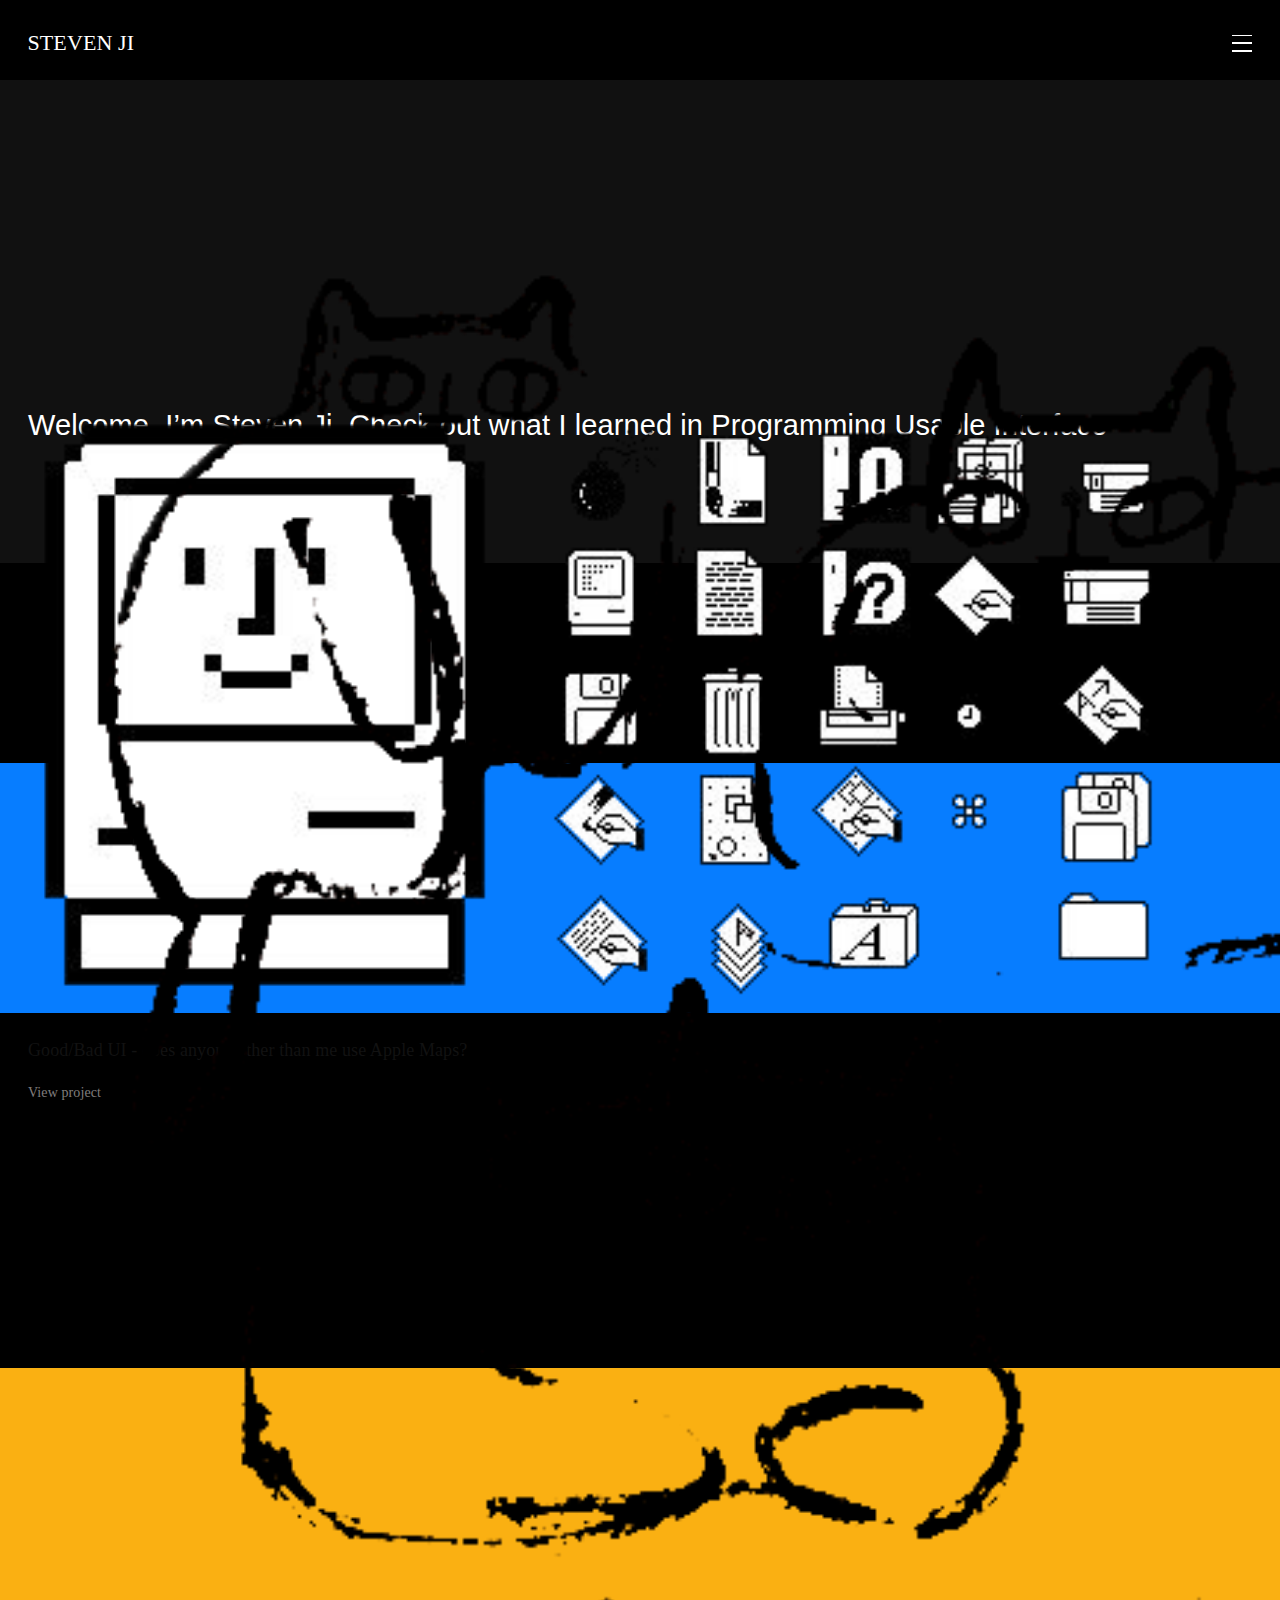
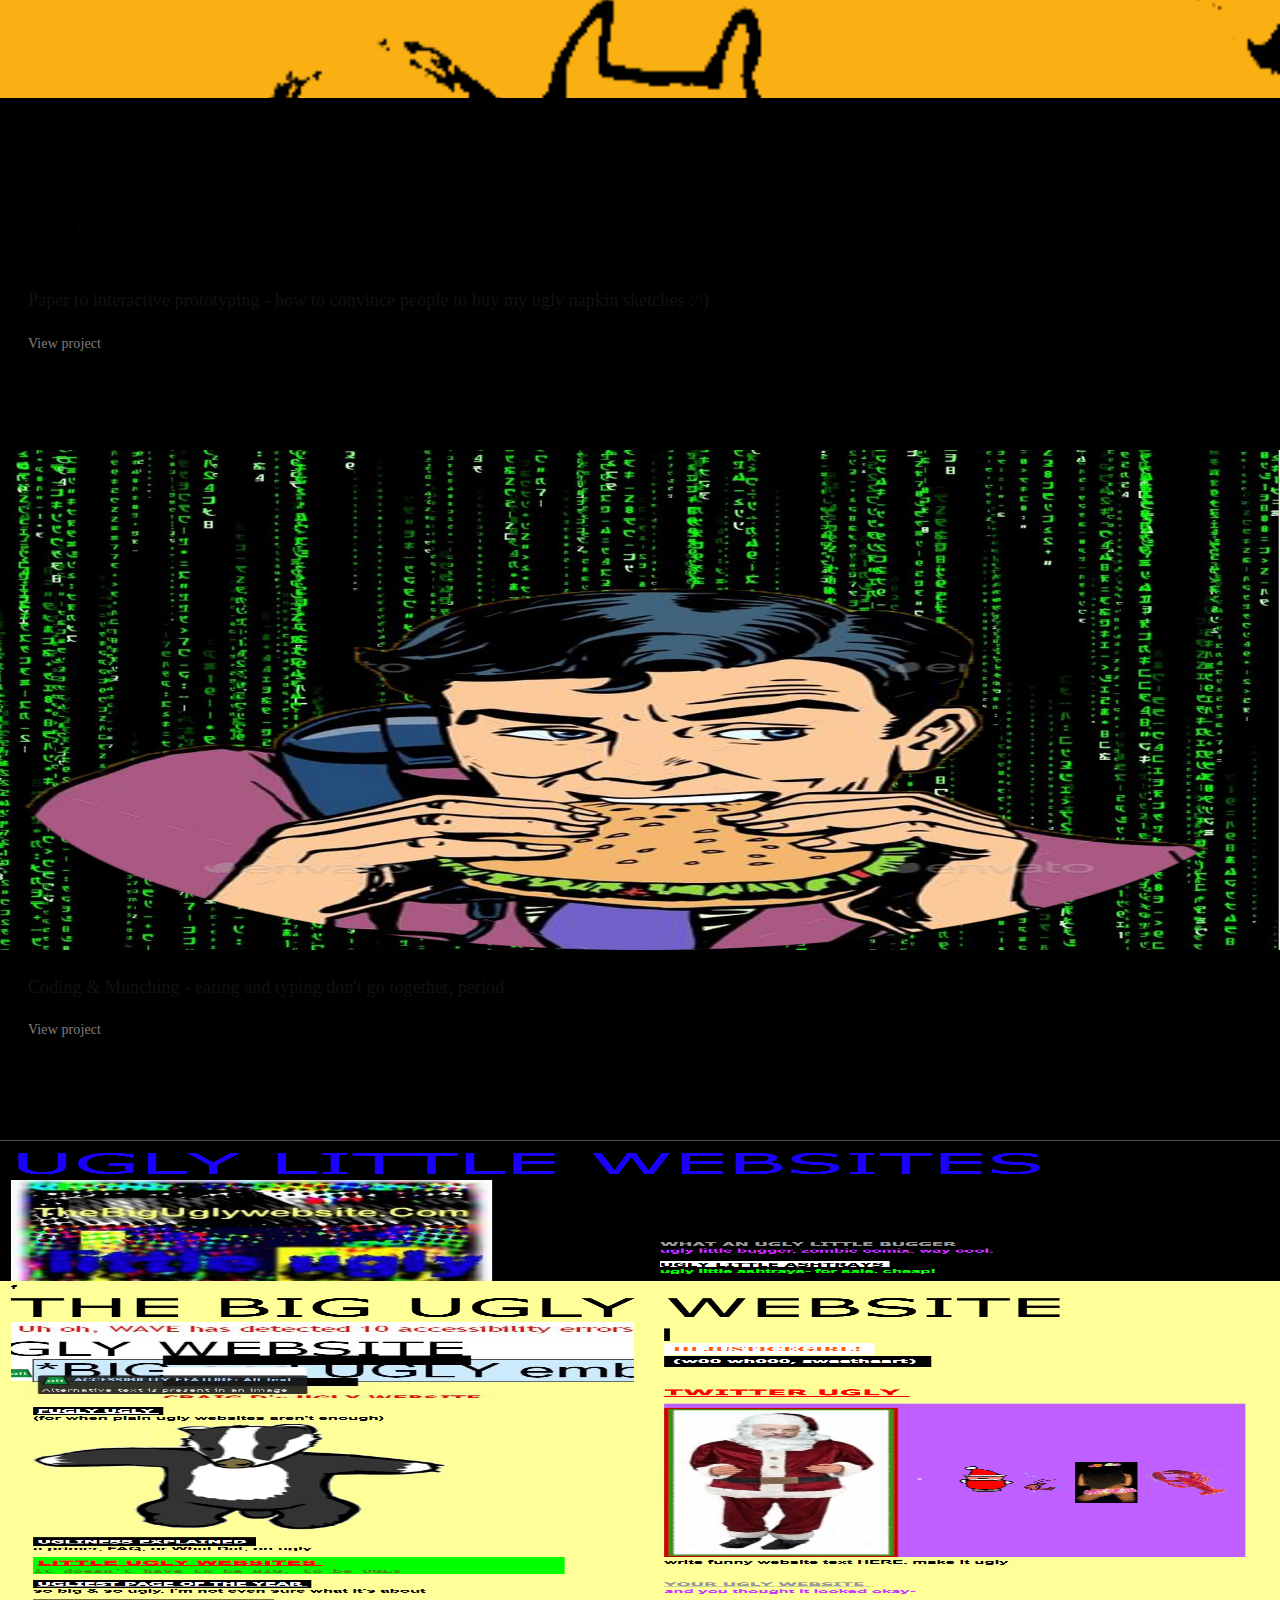
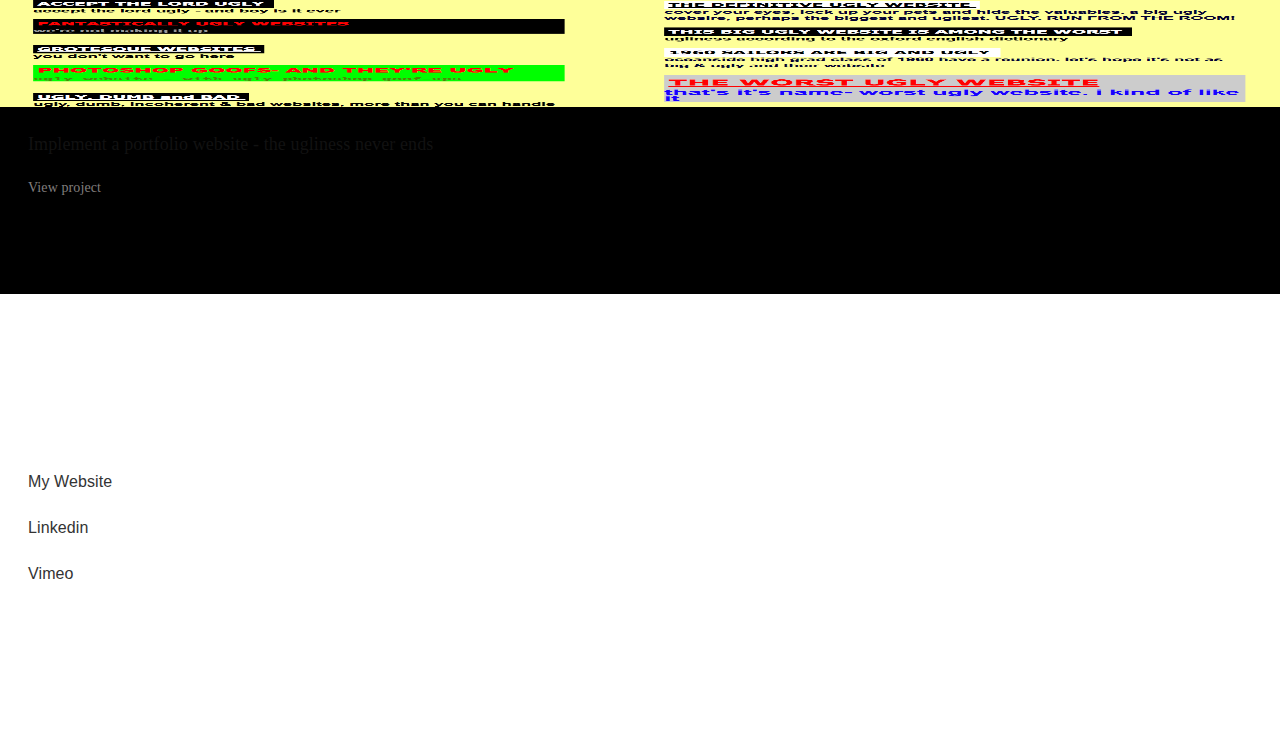
<file: index.html>
<!doctype html>
<!--  -->
<html lang="en">
<head>
  <title>Steven Ji X PUI</title>
  <meta name="viewport" content="width=1366px, initial-scale=1.0">
  <link rel="stylesheet" href="css/reset.css">
  <link rel="stylesheet" href="css/index.css">

  <script src="https://ajax.googleapis.com/ajax/libs/jquery/3.2.1/jquery.min.js"></script>
  <script type="text/javascript" src="js/anime.min.js"></script>
  <script type="text/javascript" src="js/index.js"></script>
</head>
<body class="home">

	


	<!-- new code starts here -->
	<nav class="navbar">
		<div class="l-nav">
			<div class="col-2-left">
				<div class="wordmark">
					<a href="">
						<svg width="110px" height="17px" viewBox="0 0 110 17" version="1.1" xmlns="http://www.w3.org/2000/svg" xmlns:xlink="http://www.w3.org/1999/xlink">
						<g id="Low-Fi" stroke="none" stroke-width="1" fill="none" fill-rule="evenodd" font-weight="normal" font-family="GTAmerica-CompressedRegular, GT America" font-style="condensed" font-size="22">
						<g id="Landing-Page-Mobile" transform="translate(-24.000000, -27.000000)" fill="#FFFFFF">
						<text id="STEVEN-JI-X-PUI">
						<tspan x="23.5" y="42.2377748">STEVEN JI X PUI</tspan>
						</text>
						</g>
						</g>
						</svg>
					</a>
				</div>
			</div>
			<div class="col-2-right">
					<div class="wordmark" id="hamburger-icon">
						<a>
								<svg height="210" width="500">
							  <line x1="0" y1="0" x2="20" y2="0" style="stroke:#fff;stroke-width:2"/>
							  <line x1="0" y1="8" x2="20" y2="8" style="stroke:#fff;stroke-width:2"/>
							  <line x1="0" y1="16" x2="20" y2="16" style="stroke:#fff;stroke-width:2"/>
							</svg>
						</a>
					</div>
			</div>
		</div>
	</nav>



	<div class="intro">
		<div class="l-main">
			<h1>
				Welcome, I’m Steven Ji. Check out what I learned in Programming Usable Interface
			</h1>
		</div>
	</div>



	<div id="project-grid" class="l-main space">
		<div class="l-bran">
		<!-- project 1-->
			<a id="project-1" class="col-2" href="project1.html">
				<div class="project-img">
						<div class="project-img-bg">
					</div>
						<img id="project-1-img" class="el" src="img-project/project_1.png">
				</div>
				<div class="project-des">
					<p>
						<strong>Good/Bad UI</strong> - does anyone other than me use Apple Maps?
					</p>
					<div class="project-link">
						<p>
							View project
						</p>
					</div>
				</div>
			</a>
<!-- 			<div class="space-thing"> -->
			<!-- project 2-->
			<a id="project-2" class="col-2" href="project2.html">
				<div class="project-img">
					<div class="project-img-bg">
					</div>
					<img id="project-2-img" class="el" src="img-project/project_2.png">
				</div>
				<div class="project-des">
					<p>
						<strong>Paper to interactive prototyping</strong> - how to convince people to buy my ugly napkin sketches :^)
					</p>
					<div class="project-link">
						<p>
							View project
						</p>
					</div>
				</div>
		</a>
	</div>


		<div class="l-bran">
			<!-- project 3-->
			<a id="project-3" class="col-2" href="project3.html">

				<img id="project-3-img-bg" src="img-project/project_3_bg.jpg" class="project-img-bg">
				<div class="project-img">
					<img id="project-3-img" class="el" src="img-project/project_3.png">
				</div>
				<div class="project-des">
					<p>
						<strong>Coding & Munching</strong> - eating and typing don't go together, period
					</p>
					<div class="project-link">
						<p>
							View project
						</p>
					</div>
				</div>
				</a>


			<!-- project 4-->
				<a id="project-4" class="col-2" href="project4.html">
					<img id="project-4-img-bg" src="img-project/project_4_bg.png" class="project-img-bg">
					<div class="project-img">
						<img id="project-4-img" class="el" src="img-project/project_4.png">
					</div>
					<div class="project-des">
						<p>
							<strong>Implement a portfolio website</strong> - the ugliness never ends
						</p>
						<div class="project-link">
							<p>
								View project
							</p>
						</div>
					</div>
				</a>
		
		</div>
</div>
	<!--  -->

	<footer class = "footer">
		<div class="l-main">
			<nav class="col-3-footer">
				<ul>
					<li>
						<a href="https://www.stevenji.com/">
							My Website
						</a>
					</li>
					<li>
						<a href="https://www.linkedin.com/in/steven-ji-93846253/">
							Linkedin
						</a>
					</li>
					<li>
						<a href="https://vimeo.com/user22143617">
							Vimeo
						</a>
					</li>
				</ul>
			</nav>
		</div>
	</footer>
                    

</body>
</html>
</file>
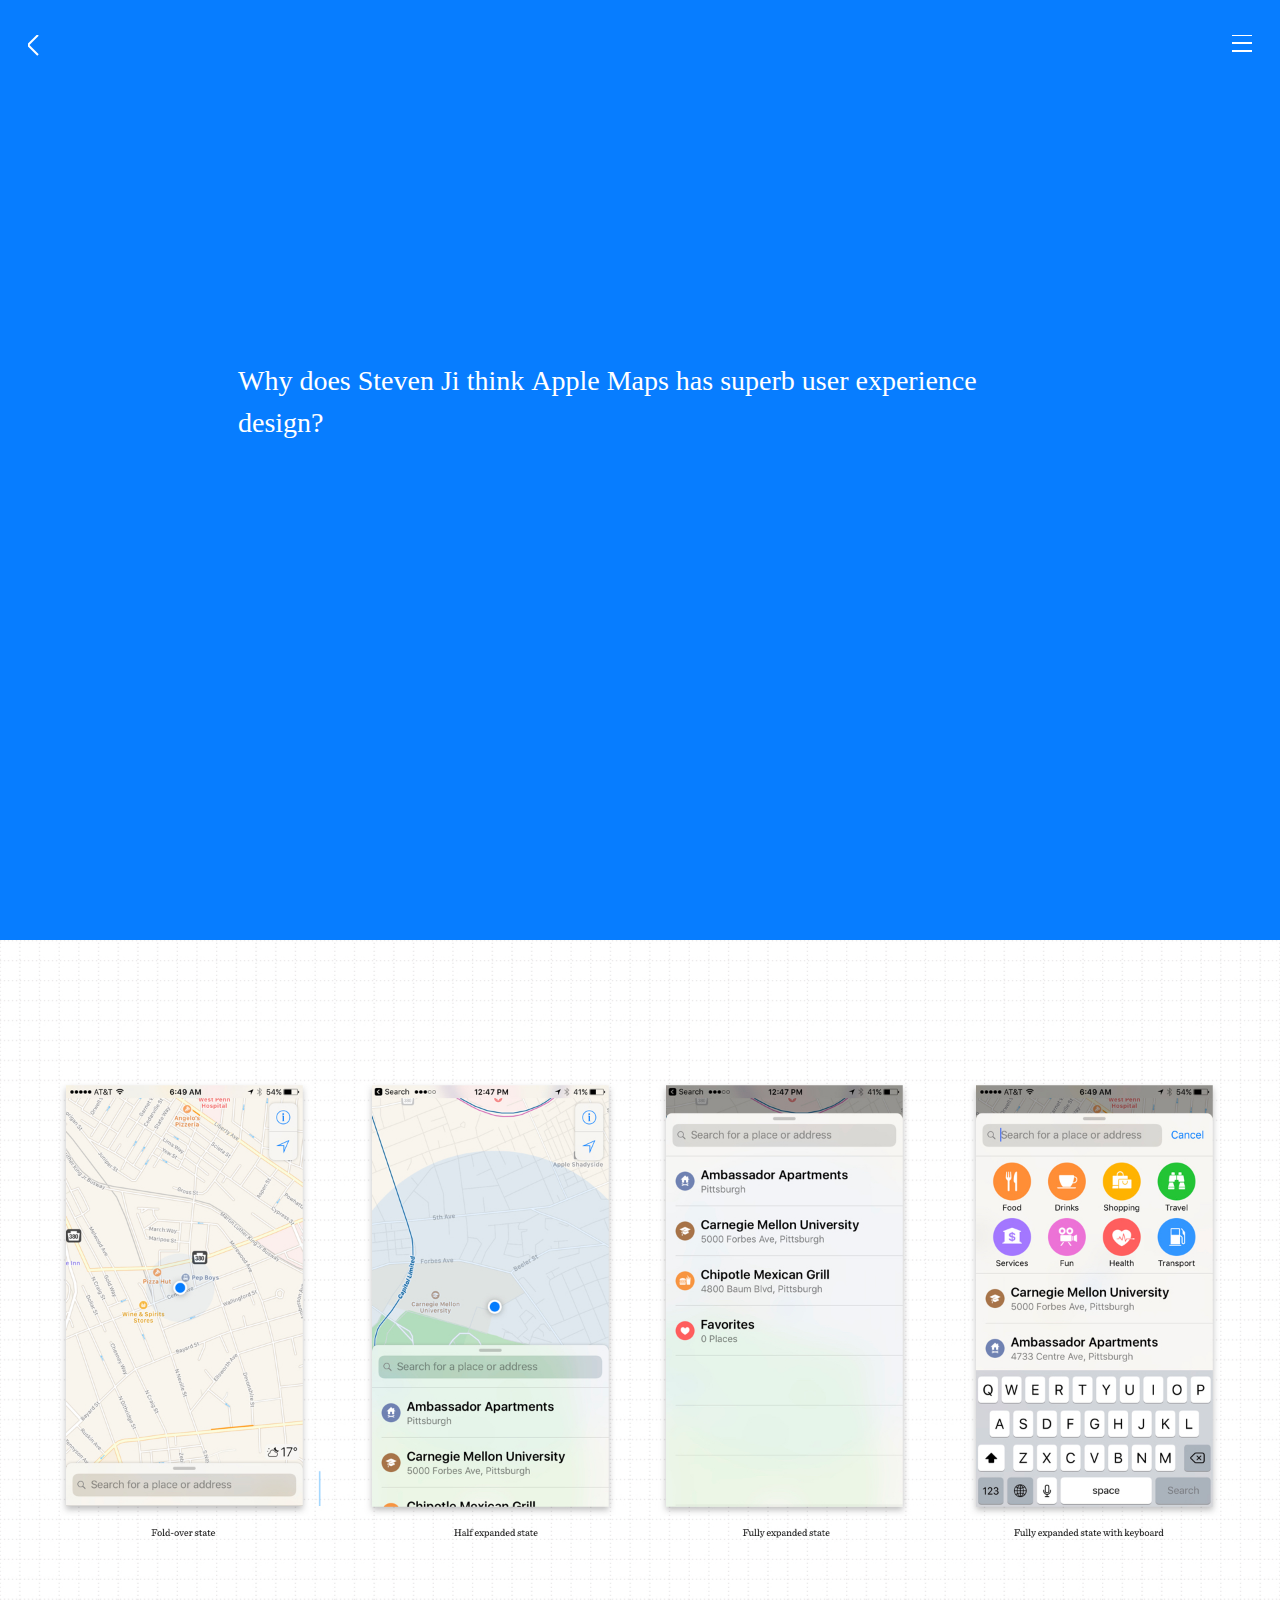
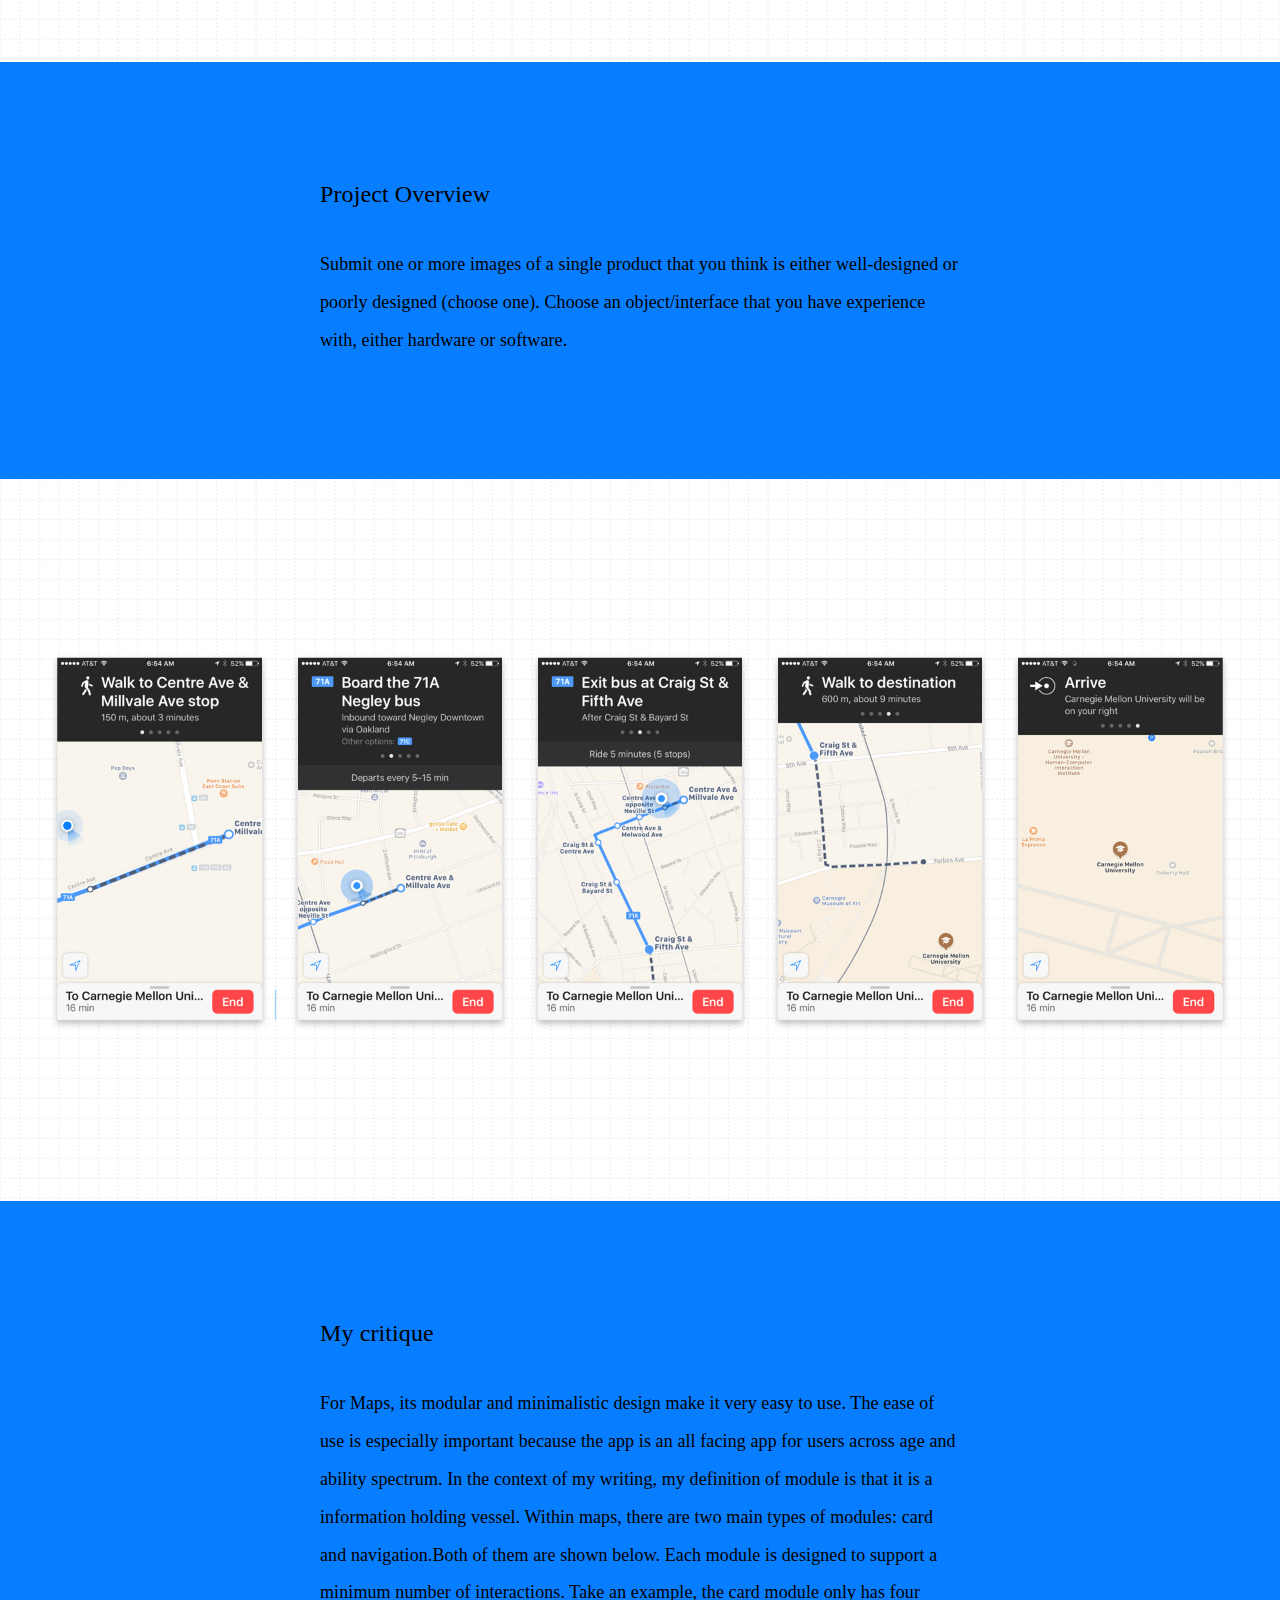
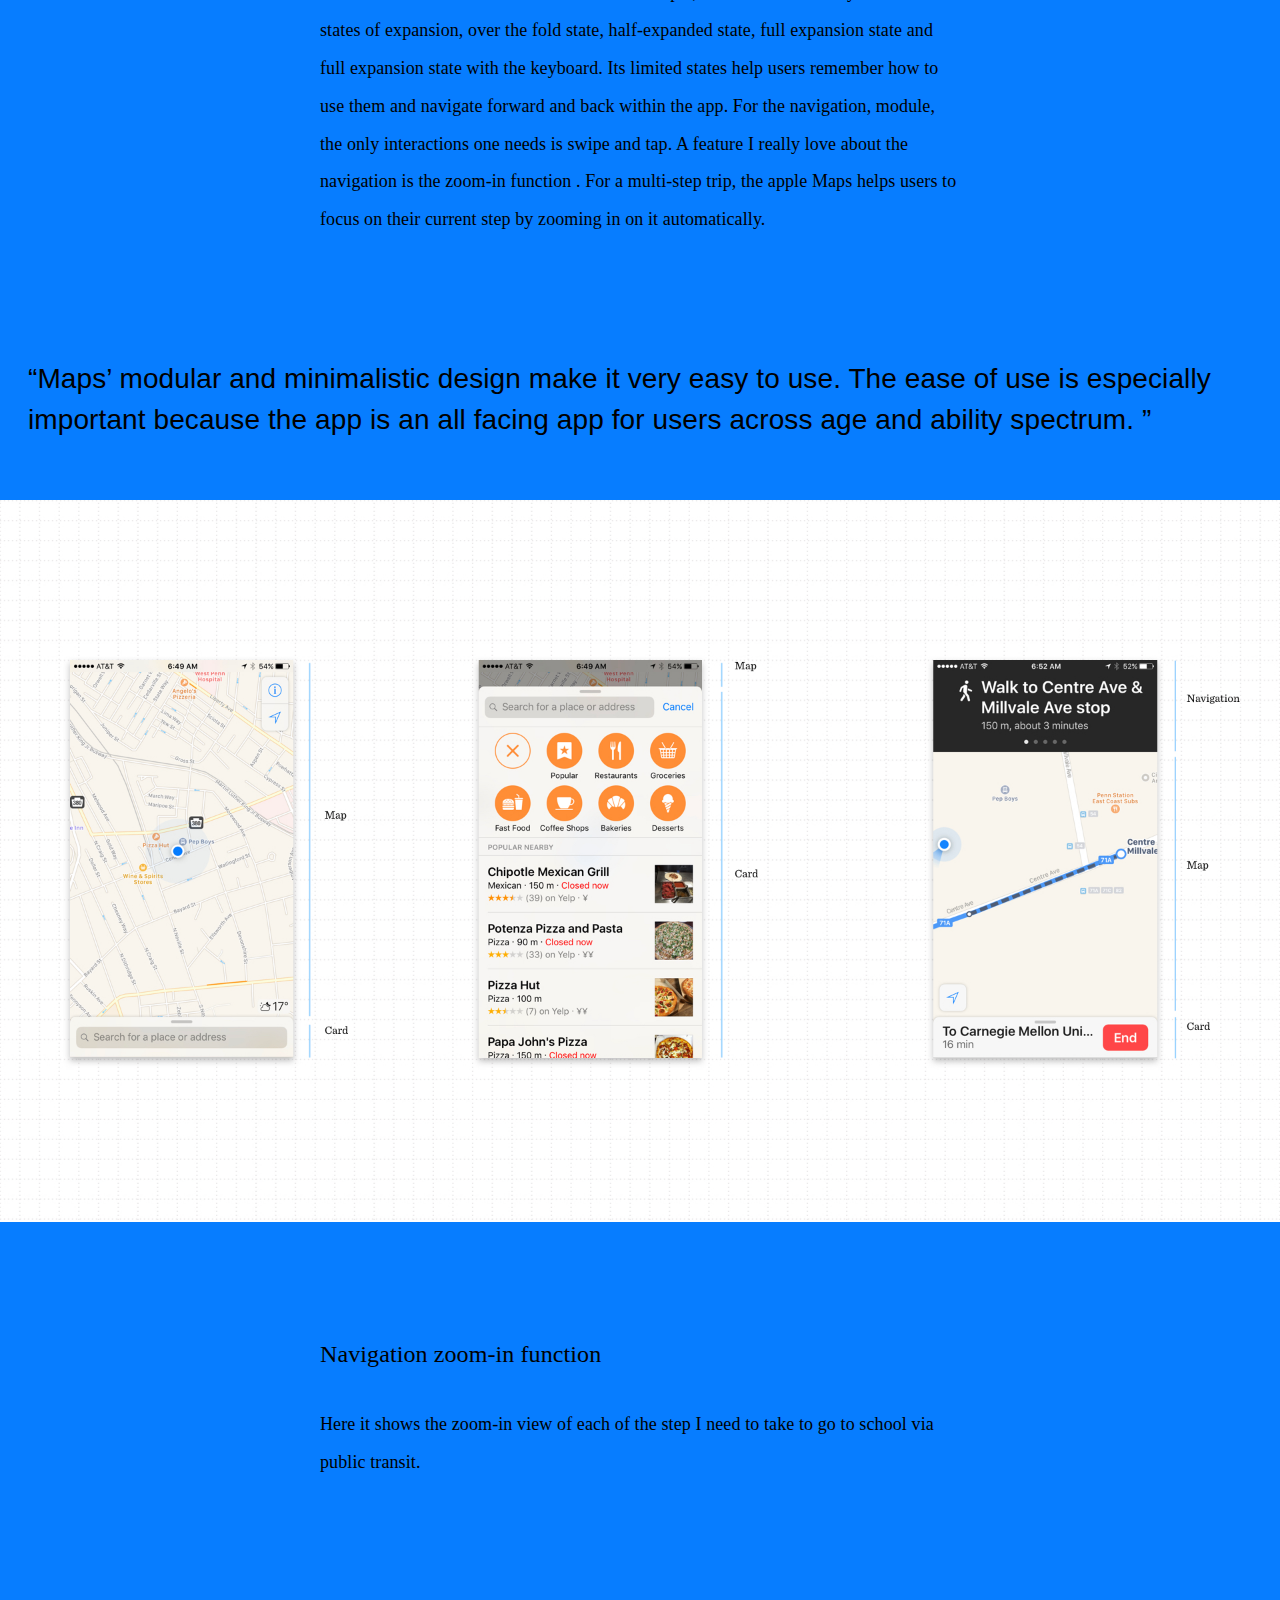
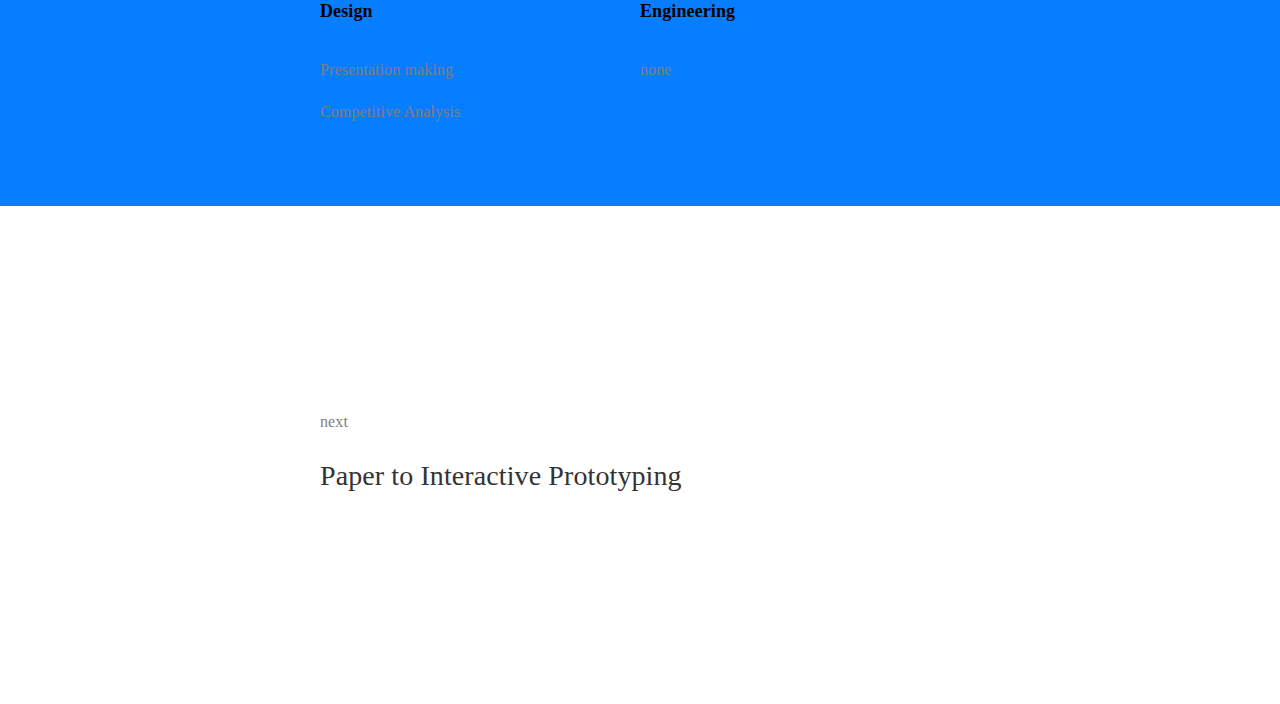
<file: project1.html>
<!doctype html>

<html lang="en">
<head>
  <title>Good/Bad UIs</title>
  <meta name="viewport" content="width=1366px, initial-scale=1.0">
  <link rel="stylesheet" href="css/reset.css">
  <link rel="stylesheet" href="css/index.css">
  <link rel="stylesheet" href="css/project.css">
</head>
<body class="project-1-bg">

	<!-- new code starts here -->
	<nav class="project navbar">
		<div class="l-nav">
			<div class="col-2-left">
				<div class="wordmark">
					<a href="index.html">
						<svg height="210" width="500">
						  <line x1="10" y1="0" x2="0" y2="10" style="stroke:#fff;stroke-width:2"/>
						  <line x1="0" y1="10" x2="10" y2="20" style="stroke:#fff;stroke-width:2"/>
						</svg>
					</a>
				</div>
			</div>
			<div class="col-2-right">
					<div class="wordmark" id="hamburger-icon">
						<svg height="210" width="500">
						  <line x1="0" y1="0" x2="20" y2="0" style="stroke:#fff;stroke-width:2"/>
						  <line x1="0" y1="8" x2="20" y2="8" style="stroke:#fff;stroke-width:2"/>
						  <line x1="0" y1="16" x2="20" y2="16" style="stroke:#fff;stroke-width:2"/>
						</svg>
					</div>
			</div>
		</div>
	</nav>


	<div class="project-bg">
		<div class="l-main">
			<p data-0="opacity:1;transform: translateY(0px)"
					data-100="opacity:0;transform: translateY(50px)">
				Why does Steven Ji think <strong>Apple Maps</strong> has superb user experience design?
			</p>
		</div>
	</div>


	<div class="l-main">

		<div class="l-style-img-lg">
			<img src="img-project-1/Apple_Map_Analysis.001.jpeg" width="100%" height="auto">
		</div>

		<div class="l-style-title-1">
			<div class="title-1">
				<h2>Project Overview</h2>
				<p>
					Submit one or more images of a single product that you think is either well-designed or poorly designed (choose one). Choose an object/interface that you have experience with, either hardware or software.
				</p>
			</div>
		</div>

			<div class="l-style-img-lg">
			<img src="img-project-1/Apple_Map_Analysis.002.jpeg" width="100%" height="auto">
		</div>

		<!-- unused four column image template -->
		<!-- <div class="l-style-img-4">
			<div class="img-4">
				img-4
			</div>
			<div class="img-4">
				img-4
			</div>
			<div class="img-4">
				img-4
			</div>
			<div class="img-4">
				img-4
			</div>
		</div> -->

		<div class="l-style-title-1">
			<div class="title-1">
				<h2>My critique</h2>
				<p>
					For Maps, its modular and minimalistic design make it very easy to use. The ease of use is especially important because the app is an all facing app for users across age and ability spectrum. In the context of my writing, my definition of module is that it is a information holding vessel. Within maps, there are two main types of modules: card and navigation.Both of them are shown below.

					Each module is designed to support a minimum number of interactions. Take an example, the card module only has four states of expansion, over the fold state, half-expanded state, full expansion state and full expansion state with the keyboard. Its limited states help users remember how to use them and navigate forward and back within the app. For the navigation, module, the only interactions one needs is swipe and tap. A feature I really love about the navigation is the zoom-in function . For a multi-step trip, the apple Maps helps users to focus on their current step by zooming in on it automatically.
			</p>
			</div>
		</div>

		<div class="l-style-quote">
			<blockquote>
				“Maps’ modular and minimalistic design make it very easy to use. The ease of use is especially important because the app is an all facing app for users across age and ability spectrum.
”
			</blockquote>
		</div>

		<div class="l-style-img-lg">
			<img src="img-project-1/Apple_Map_Analysis.003.jpeg" width="100%" height="auto">
		</div>

		<div class="l-style-title-1">
			<div class="title-1">
				<h2>Navigation zoom-in function</h2>
				<p>
					Here it shows the zoom-in view of each of the step I need to take to go to school via public transit. 
			</p>
			</div>
		</div>

		<!-- role of the project -->
			<div class="l-style-title-1">
				<div class="l-style-role-left">
						<h3>
						Design
					</h3>		
					<ul>
						<li>
							Presentation making
						</li>
						<li>
							Competitive Analysis
						</li>
					</ul>
				</div>
				<div class="l-style-role-right">
					<h3>
						Engineering
					</h3>		
					<ul>
						<li>
							none
						</li>
					</ul>
				</div>
		</div>
	</div>



	<footer class = "footer">
		<div class="l-main">
			<nav class="footer-project">
				<ul>
					<li>
						next
					</li>
					<li class="project-next">
						<a href="project2.html">
							Paper to Interactive Prototyping
						</a>
					</li>
				</ul>
			</nav>
		</div>
	</footer>


<!-- script here -->

<script src="https://ajax.googleapis.com/ajax/libs/jquery/3.2.1/jquery.min.js"></script>
<script type="text/javascript" src="js/index.js"></script>
<script type="text/javascript" src="js/skrollr.min.js"></script>
<script type="text/javascript">
	var s = skrollr.init();
</script>

</body>
</html>
</file>
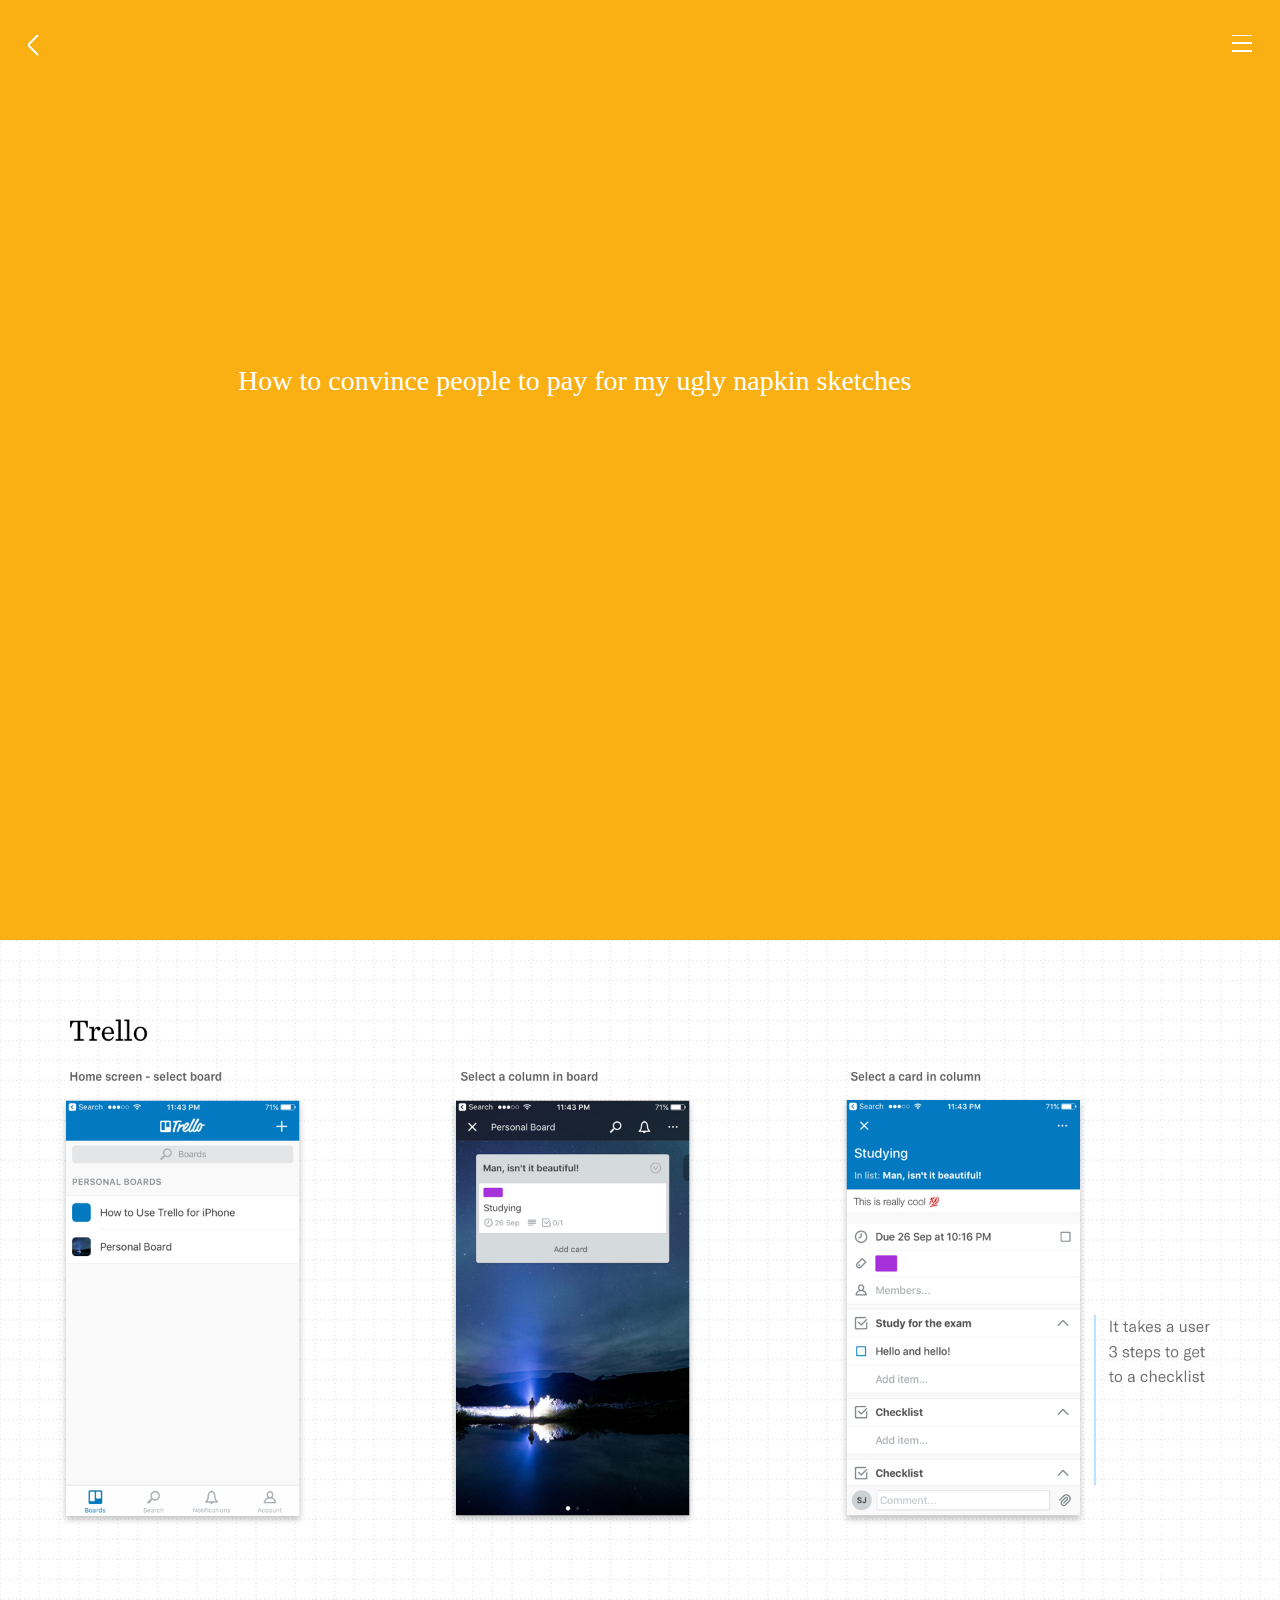
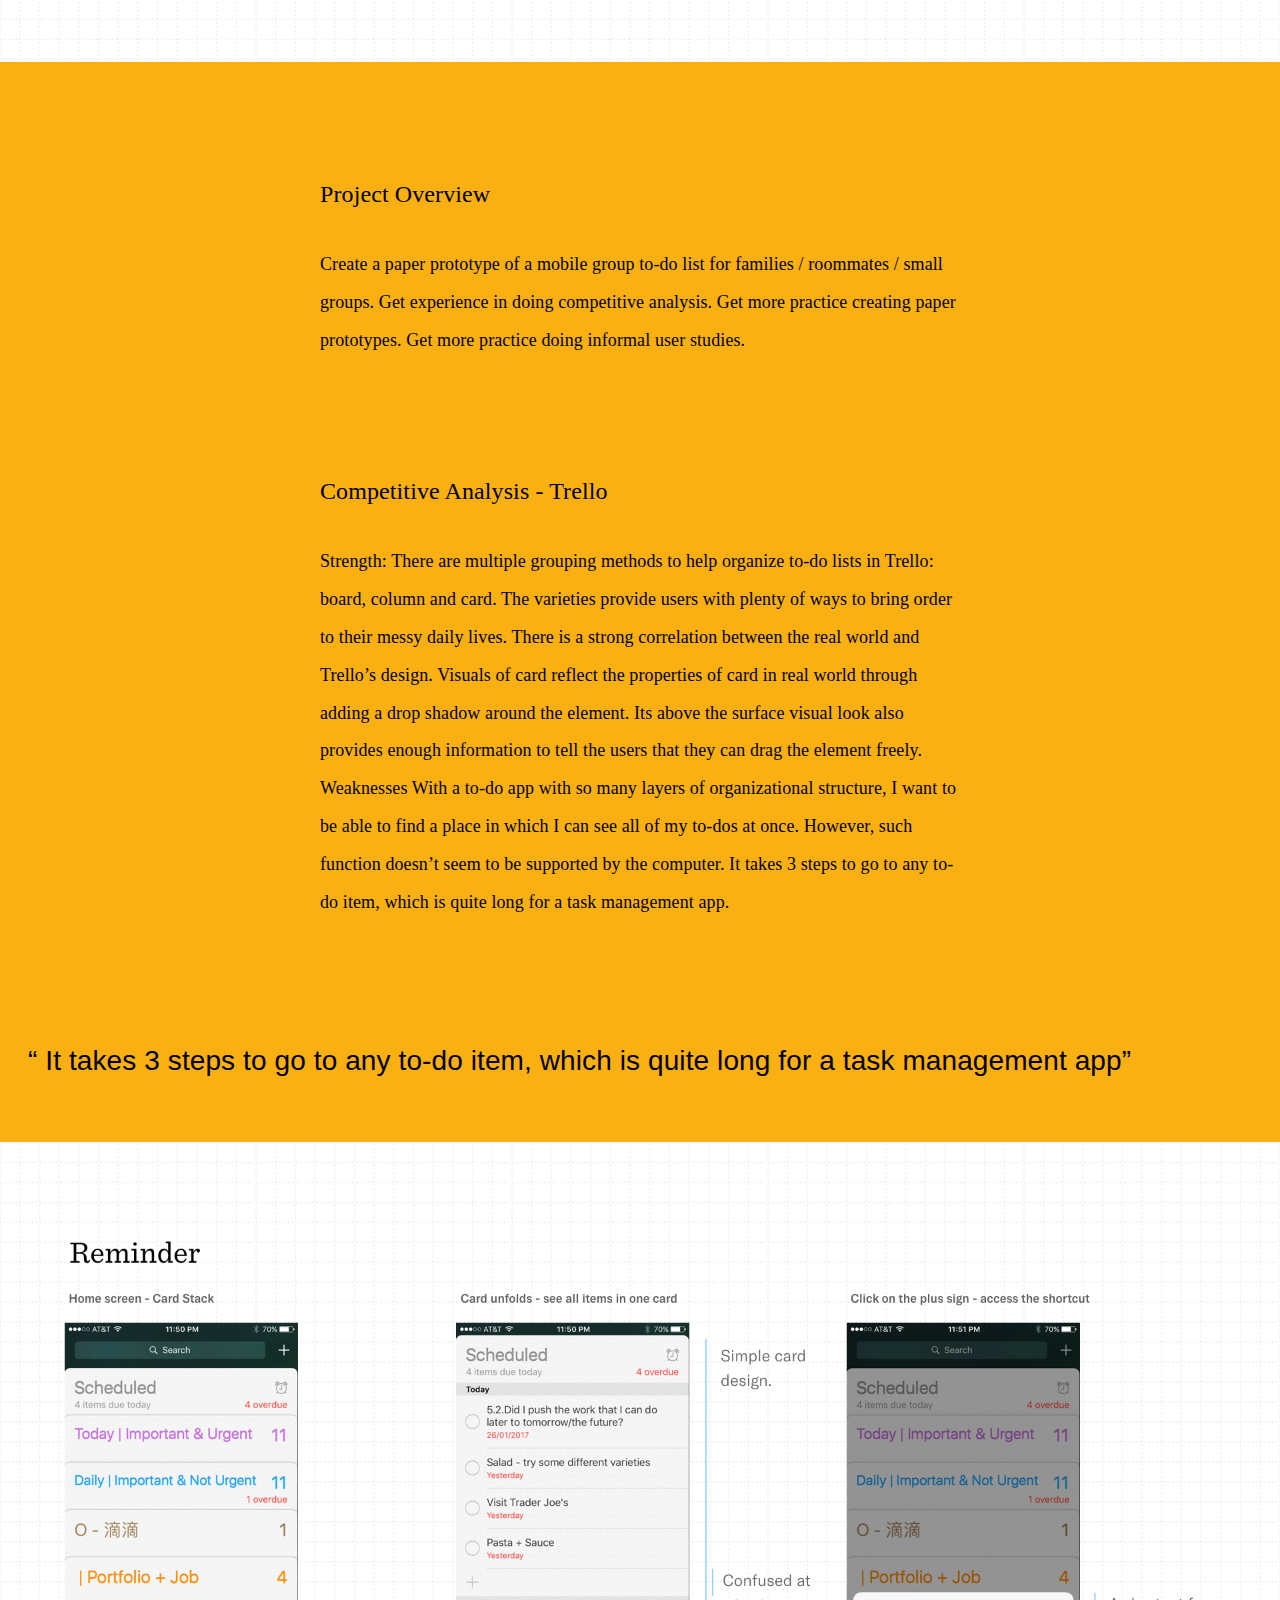
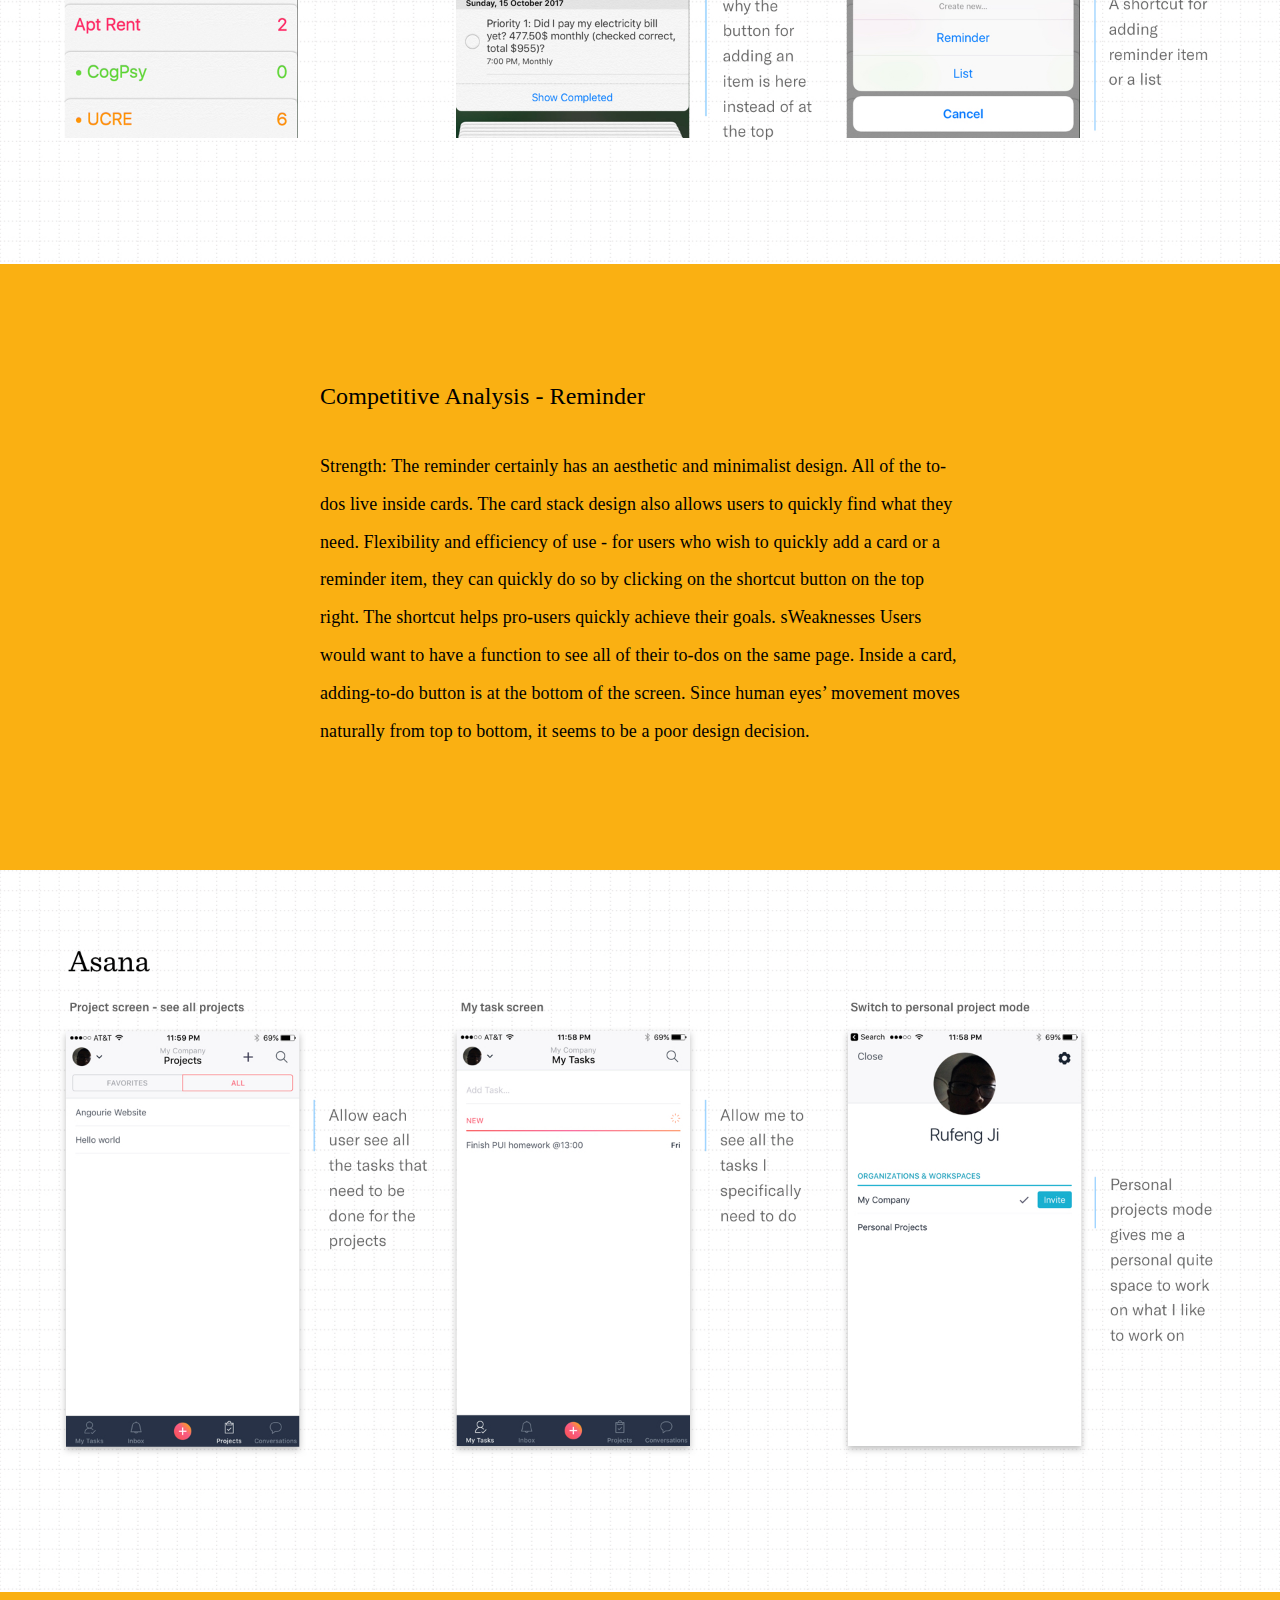
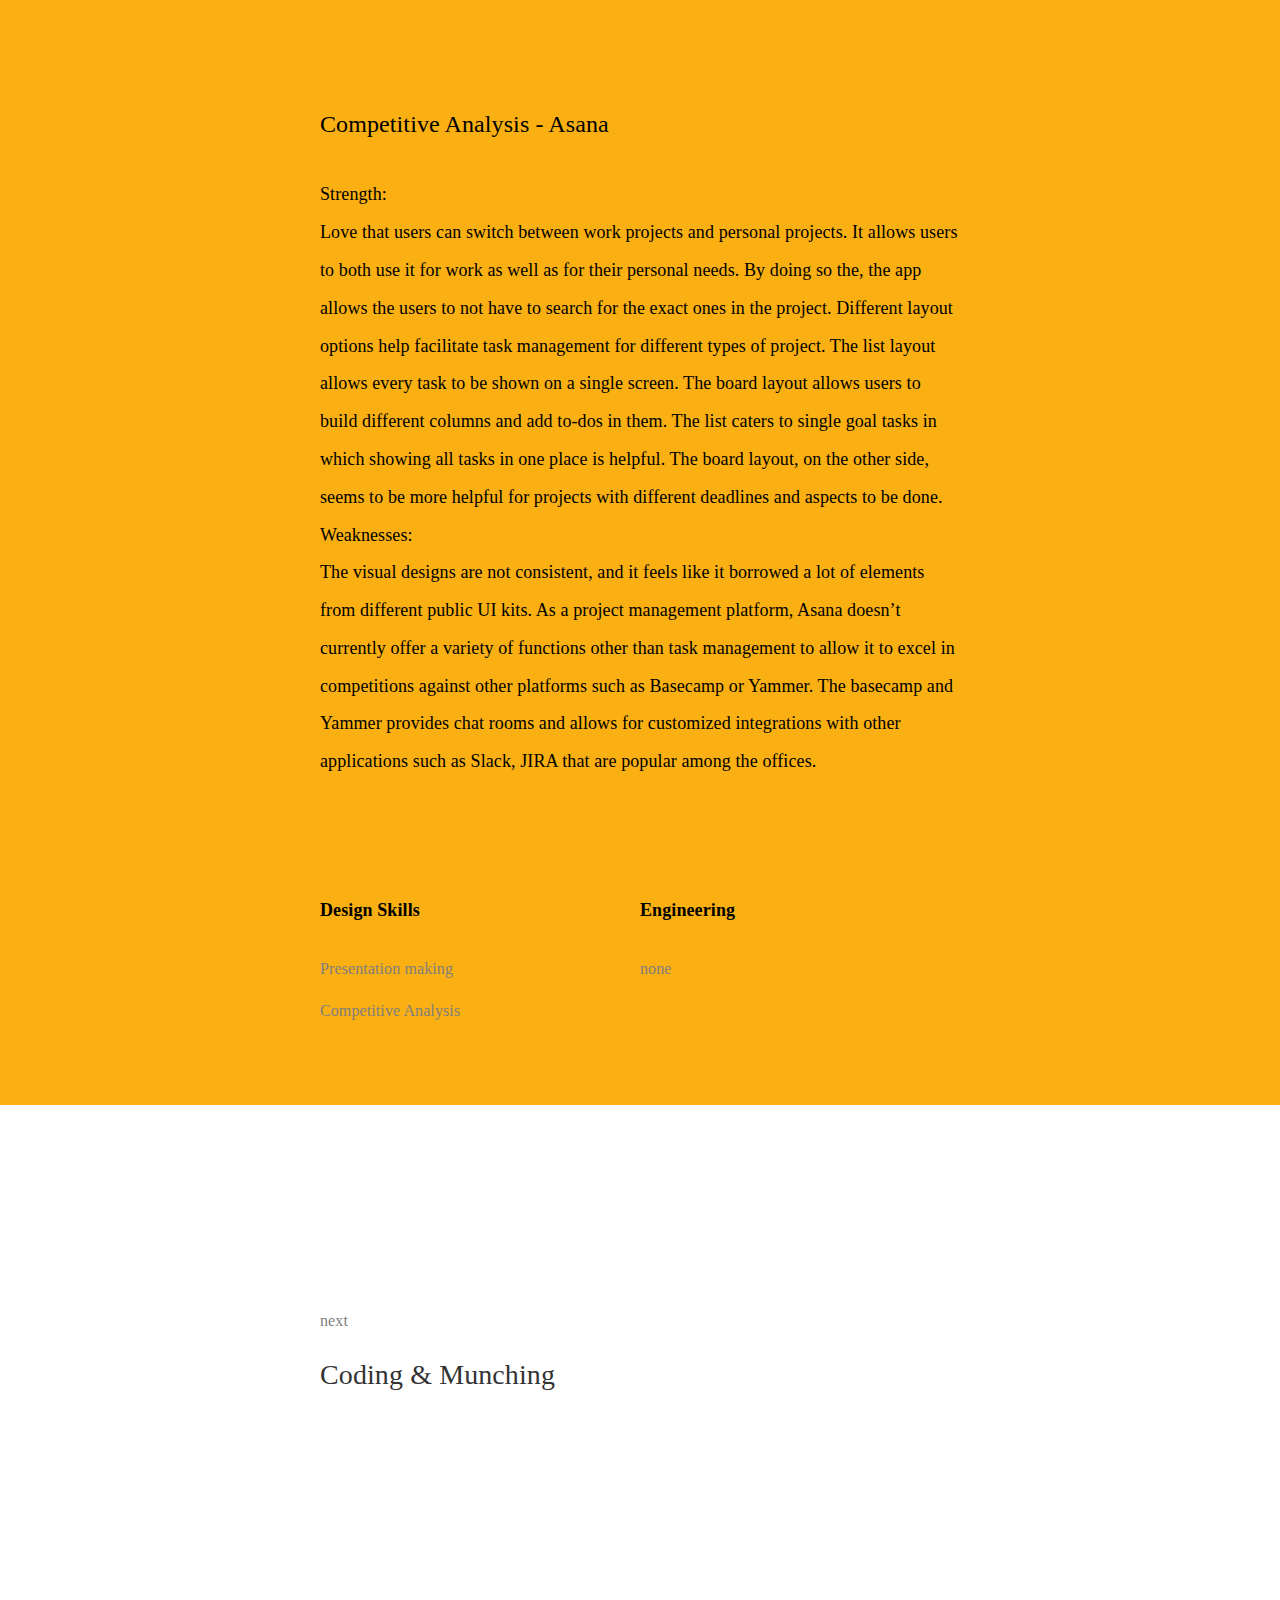
<file: project2.html>
<!doctype html>

<html lang="en">
<head>
  <title>Paper to Interactive Prototyping</title>
  <meta name="viewport" content="width=1366px, initial-scale=1.0">
  <link rel="stylesheet" href="css/reset.css">
  <link rel="stylesheet" href="css/index.css">
  <link rel="stylesheet" href="css/project.css">
</head>
<body class="project-2-bg">

	<!-- new code starts here -->
	<nav class="project navbar">
		<div class="l-nav">
			<div class="col-2-left">
				<div class="wordmark">
					<a href="index.html">
						<svg height="210" width="500">
						  <line x1="10" y1="0" x2="0" y2="10" style="stroke:#fff;stroke-width:2"/>
						  <line x1="0" y1="10" x2="10" y2="20" style="stroke:#fff;stroke-width:2"/>
						</svg>
					</a>
				</div>
			</div>
			<div class="col-2-right">
					<div class="wordmark" id="hamburger-icon">
						<svg height="210" width="500">
						  <line x1="0" y1="0" x2="20" y2="0" style="stroke:#fff;stroke-width:2"/>
						  <line x1="0" y1="8" x2="20" y2="8" style="stroke:#fff;stroke-width:2"/>
						  <line x1="0" y1="16" x2="20" y2="16" style="stroke:#fff;stroke-width:2"/>
						</svg>
					</div>
			</div>
		</div>
	</nav>


	<div class="project-bg p-bg-2">
		<div class="l-main">
			<p data-0="opacity:1;transform: translateY(0px)"
					data-100="opacity:0;transform: translateY(50px)">
				How to convince people to pay for my <strong> ugly napkin sketches</strong>
			</p>
		</div>
	</div>


	<div class="l-main">

		<div class="l-style-img-lg">
			<img src="img-project-2/paper_web_001.jpeg" width="100%" height="auto">
		</div>

		<div class="l-style-title-1">
			<div class="title-1">
				<h2>Project Overview</h2>
				<p>
					Create a paper prototype of a mobile group to-do list for families / roommates / small groups. Get experience in doing competitive analysis. Get more practice creating paper prototypes. Get more practice doing informal user studies.
				</p>
			</div>
		</div>

		<div class="l-style-title-1">
			<div class="title-1">
				<h2>Competitive Analysis - Trello</h2>
				<p>
					Strength: There are multiple grouping methods to help organize to-do lists in Trello: board, column and card. The varieties provide users with plenty of ways to bring order to their messy daily lives. There is a strong correlation between the real world and Trello’s design. Visuals of card reflect the properties of card in real world through adding a drop shadow around the element. Its above the surface visual look also provides enough information to tell the users that they can drag the element freely. 

					Weaknesses With a to-do app with so many layers of organizational structure, I want to be able to find a place in which I can see all of my to-dos at once. However, such function doesn’t seem to be supported by the computer. It takes 3 steps to go to any to-do item, which is quite long for a task management app.
				</p>
			</div>
		</div>



		<div class="l-style-quote">
			<blockquote>
				“ It takes 3 steps to go to any to-do item, which is quite long for a task management app”
			</blockquote>
		</div>





			<div class="l-style-img-lg">
			<img src="img-project-2/paper_web_002.jpeg" width="100%" height="auto">
		</div>

		<!-- unused four column image template -->
		<!-- <div class="l-style-img-4">
			<div class="img-4">
				img-4
			</div>
			<div class="img-4">
				img-4
			</div>
			<div class="img-4">
				img-4
			</div>
			<div class="img-4">
				img-4
			</div>
		</div> -->

		<div class="l-style-title-1">
			<div class="title-1">
				<h2>Competitive Analysis - Reminder</h2>
				<p>
					Strength: The reminder certainly has an aesthetic and minimalist design. All of the to-dos live inside cards. The card stack design also allows users to quickly find what they need. Flexibility and efficiency of use - for users who wish to quickly add a card or a reminder item, they can quickly do so by clicking on the shortcut button on the top right. The shortcut helps pro-users quickly achieve their goals.

					sWeaknesses Users would want to have a function to see all of their to-dos on the same page. Inside a card, adding-to-do button is at the bottom of the screen. Since human eyes’ movement moves naturally from top to bottom, it seems to be a poor design decision.
			</p>
			</div>
		</div>

	


		<div class="l-style-img-lg">
			<img src="img-project-2/paper_web_003.jpeg" width="100%" height="auto">
		</div>

		<div class="l-style-title-1">
			<div class="title-1">
				<h2>Competitive Analysis - Asana</h2>
				<p>
					Strength:<br>
					Love that users can switch between work projects and personal projects. It allows users to both use it for work as well as for their personal needs. By doing so the, the app allows the users to not have to search for the exact ones in the project. 
				Different layout options help facilitate task management for different types of project. The list layout allows every task to be shown on a single screen. The board layout allows users to build different columns and add to-dos in them. The list caters to single goal tasks in which showing all tasks in one place is helpful. The board layout, on the other side, seems to be more helpful for projects with different deadlines and aspects to be done. 


				Weaknesses:<br>
				The visual designs are not consistent, and it feels like it borrowed a lot of elements from different public UI kits.
				As a project management platform, Asana doesn’t currently offer a variety of functions other than task management to allow it to excel in competitions against other platforms such as Basecamp or Yammer. The basecamp and Yammer provides chat rooms and allows for customized integrations with other applications such as Slack, JIRA that are popular among the offices. 

			</p>
			</div>
		</div>









		<!-- role of the project -->
			<div class="l-style-title-1">
				<div class="l-style-role-left">
						<h3>
						Design Skills
					</h3>		
					<ul>
						<li>
							Presentation making
						</li>
						<li>
							Competitive Analysis
						</li>
					</ul>
				</div>
				<div class="l-style-role-right">
					<h3>
						Engineering
					</h3>		
					<ul>
						<li>
							none
						</li>
					</ul>
				</div>
		</div>
	</div>



	<footer class = "footer">
		<div class="l-main">
			<nav class="footer-project">
				<ul>
					<li>
						next
					</li>
					<li class="project-next">
					<a href="project3.html">
							Coding & Munching
						</a>
						
					</li>
				</ul>
			</nav>
		</div>
	</footer>


<!-- script here -->

<script src="https://ajax.googleapis.com/ajax/libs/jquery/3.2.1/jquery.min.js"></script>
<script type="text/javascript" src="js/index.js"></script>
<script type="text/javascript" src="js/skrollr.min.js"></script>
<script type="text/javascript">
	var s = skrollr.init();
</script>

</body>
</html>
</file>
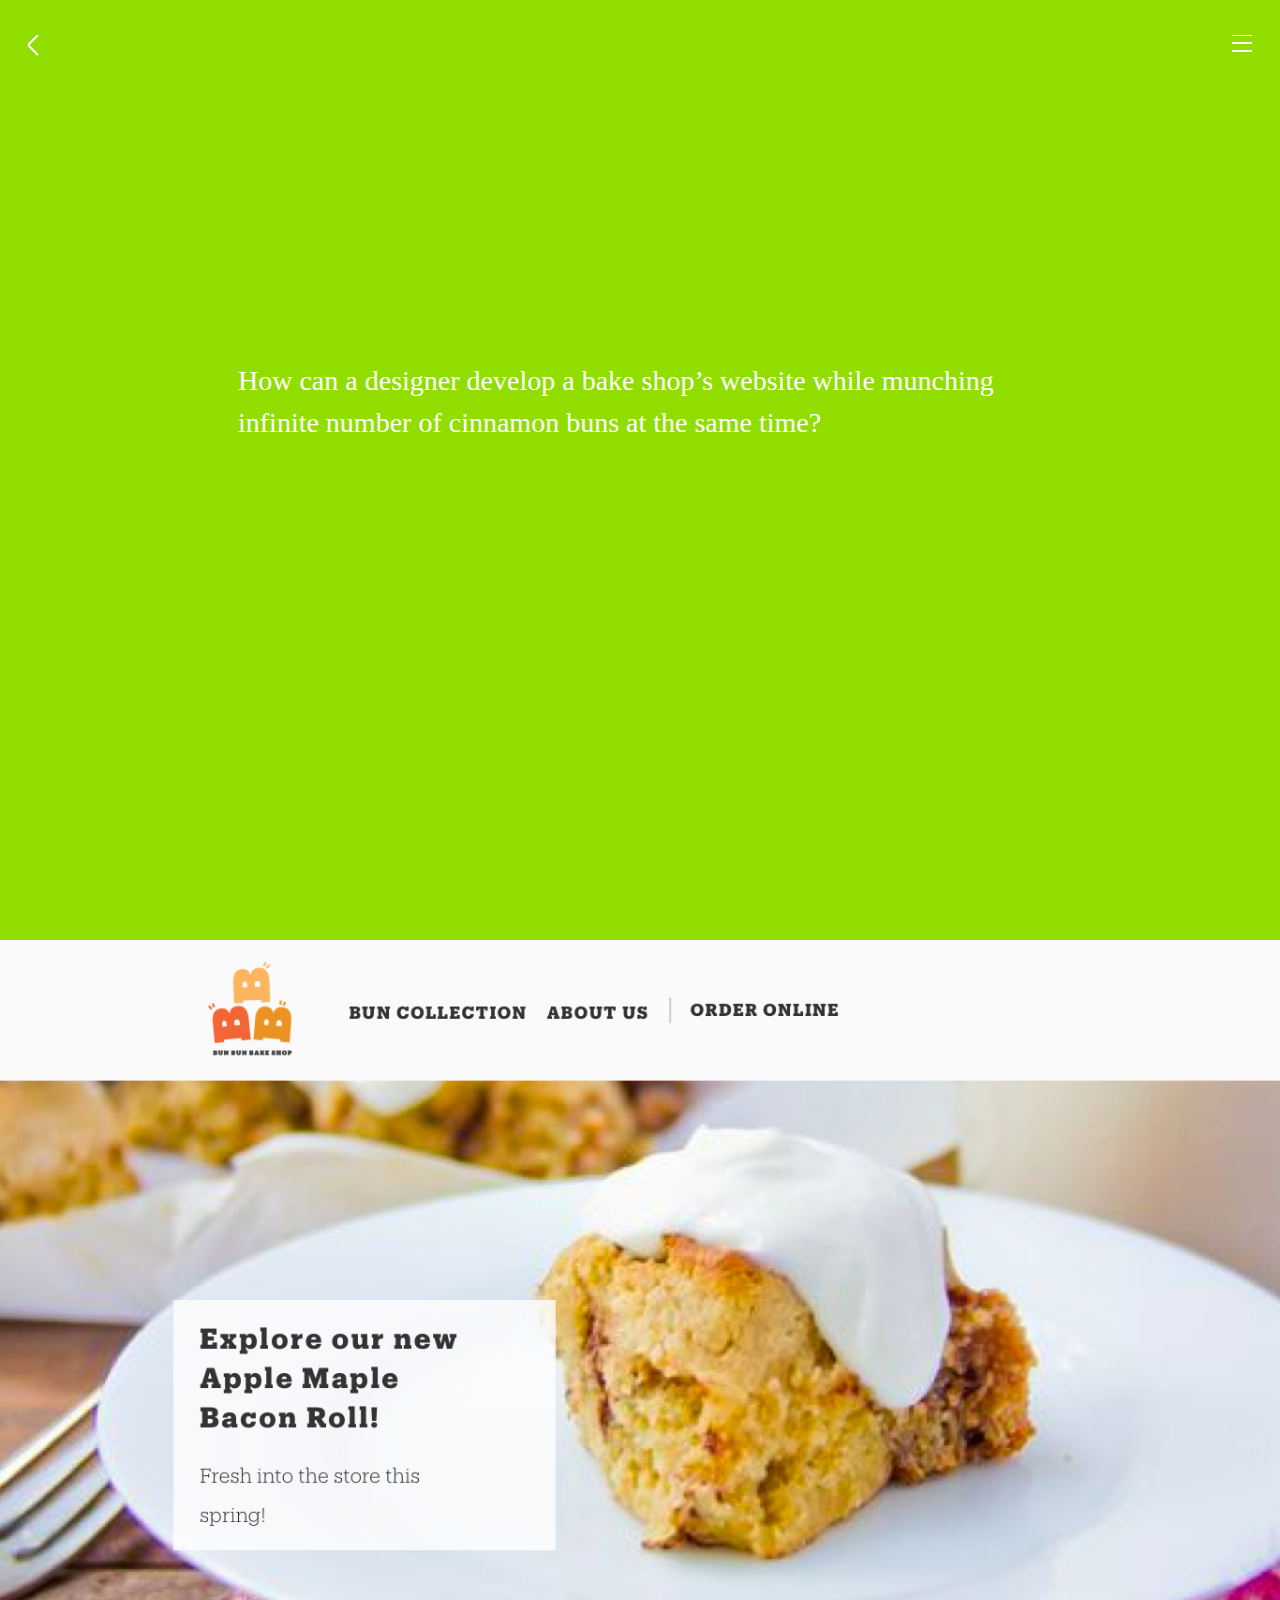
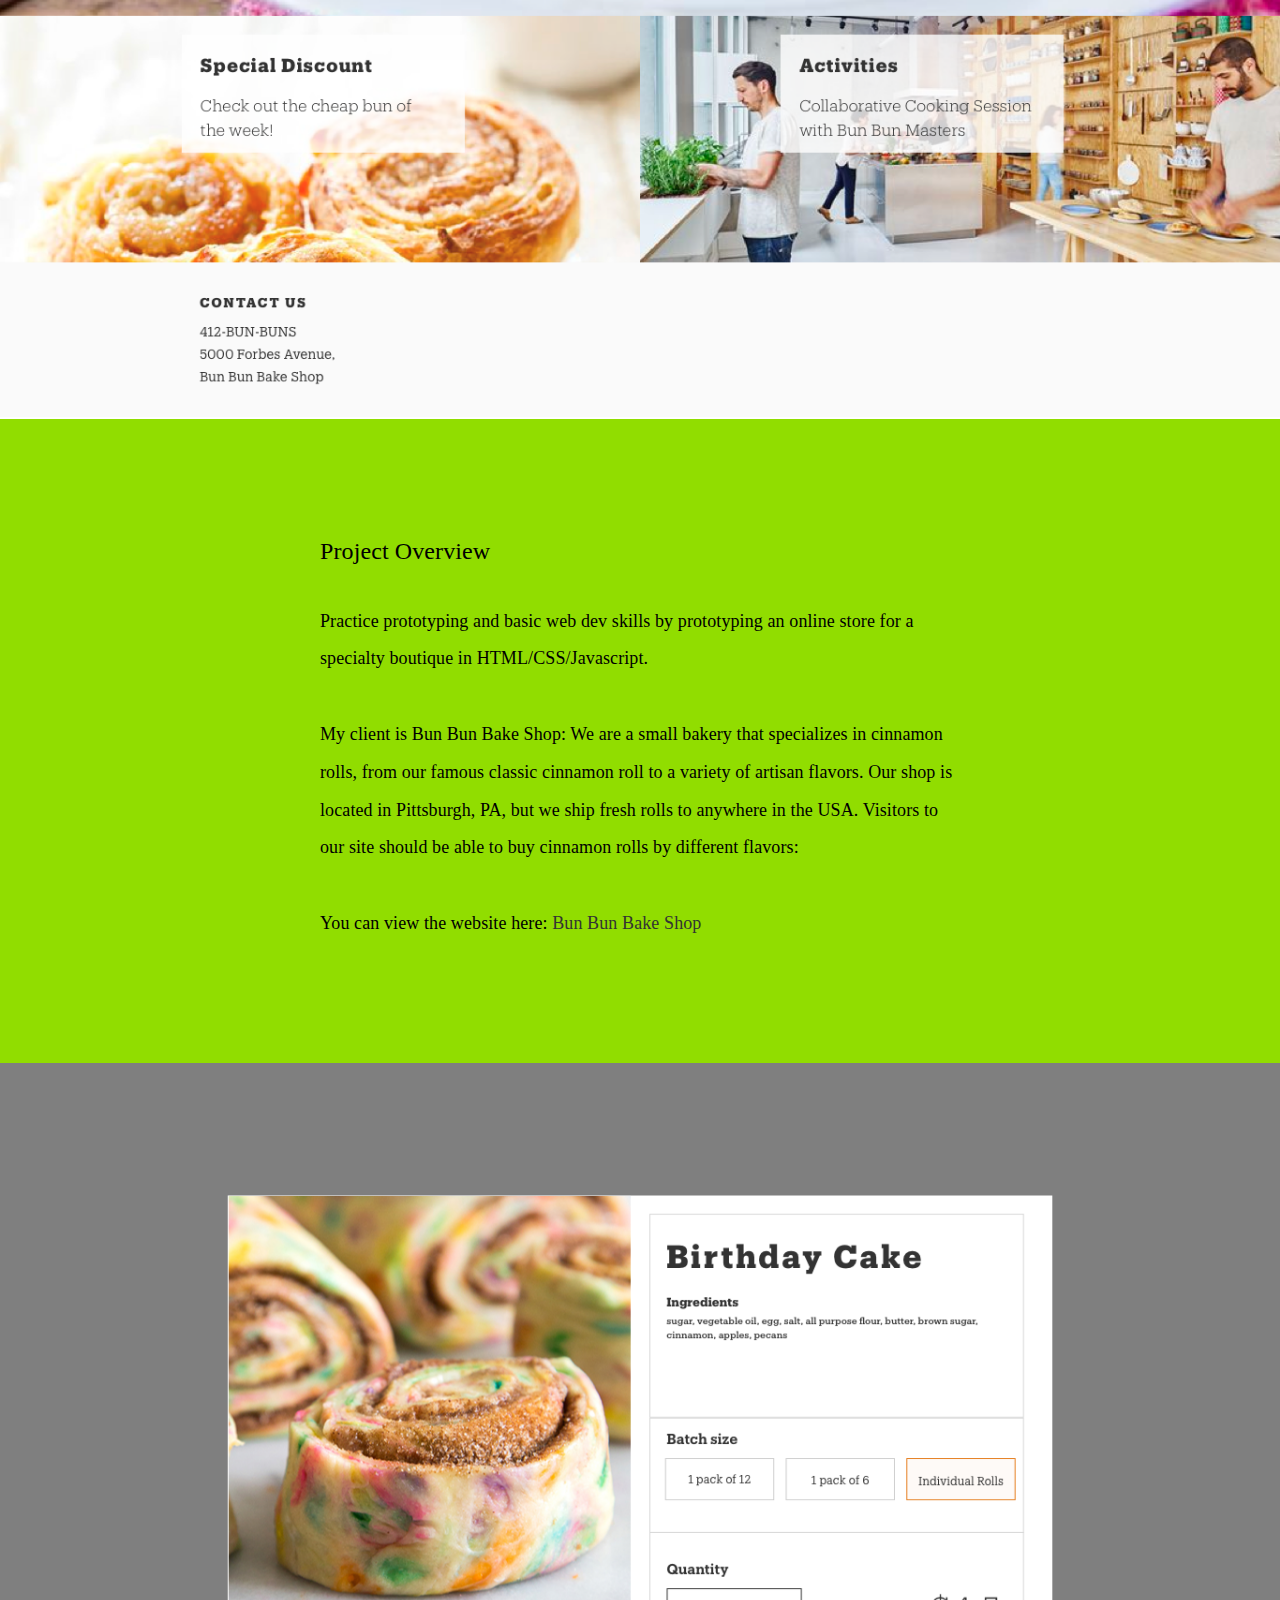
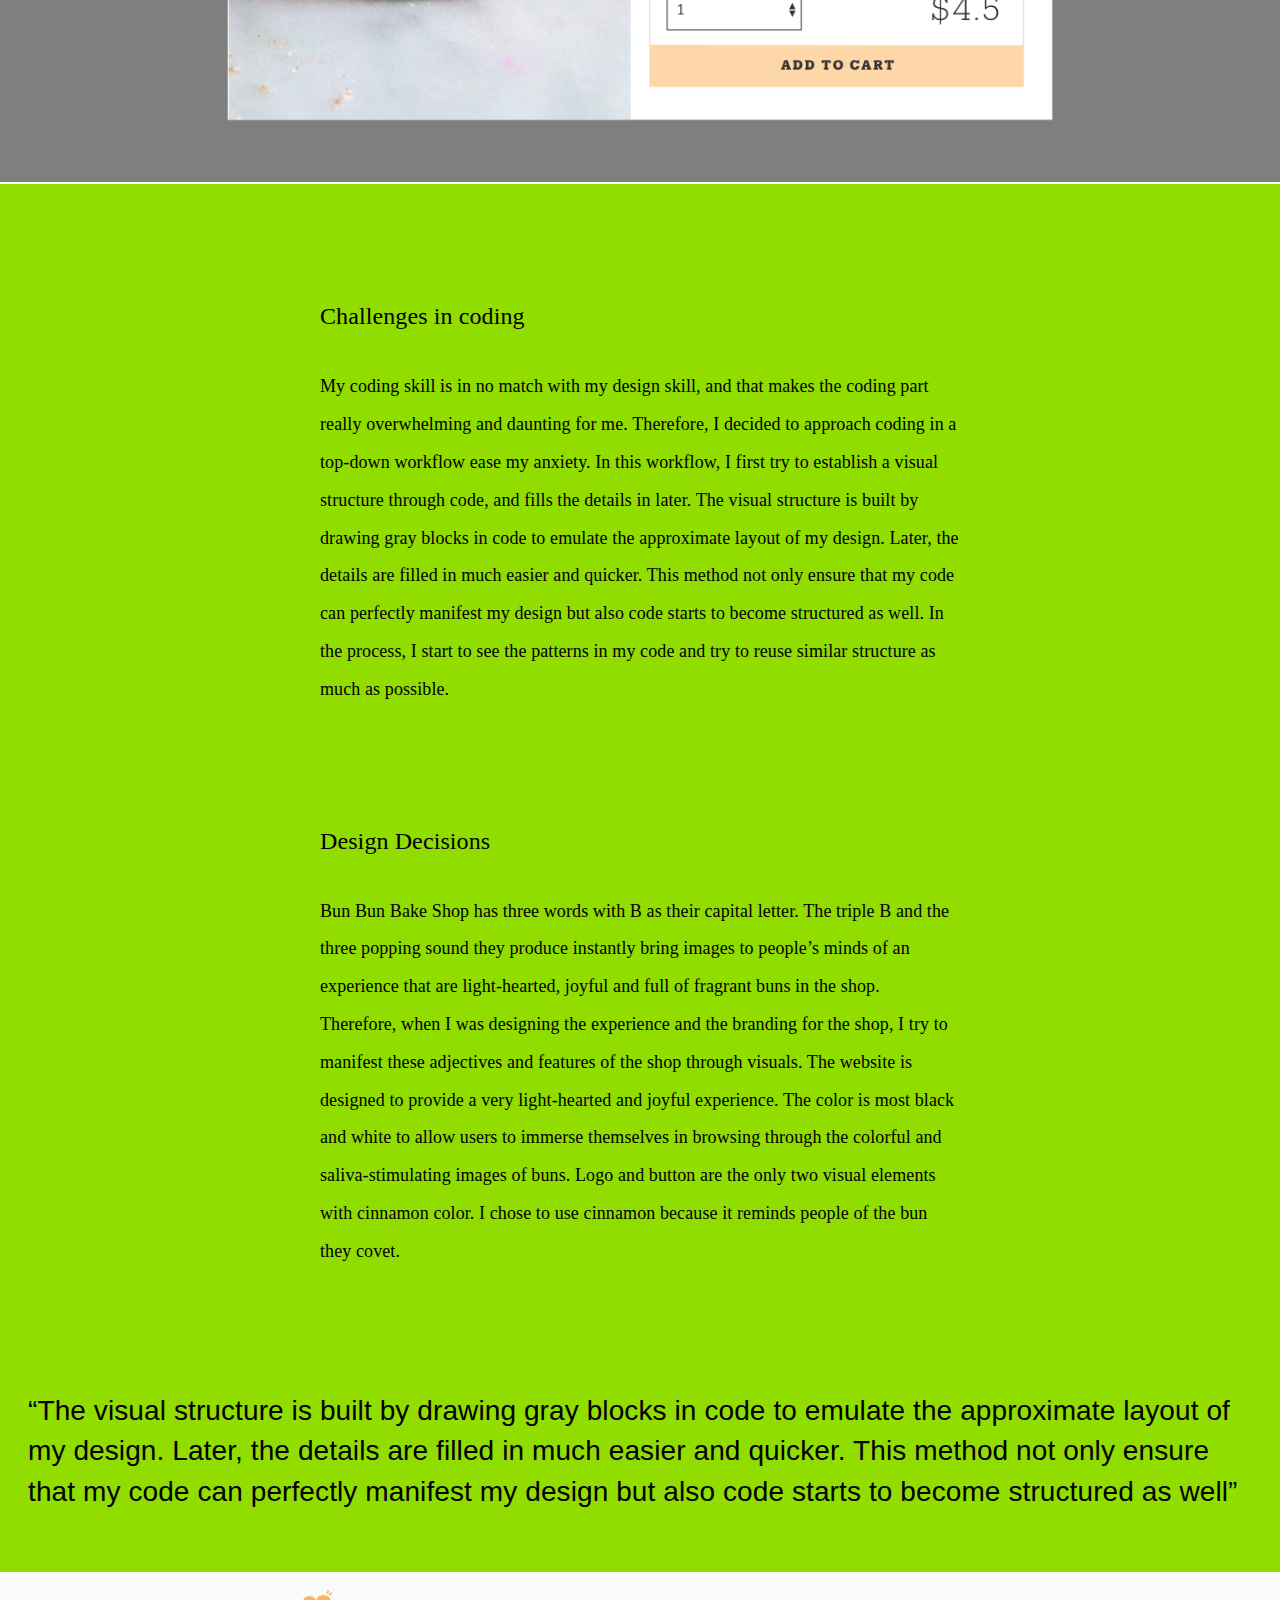
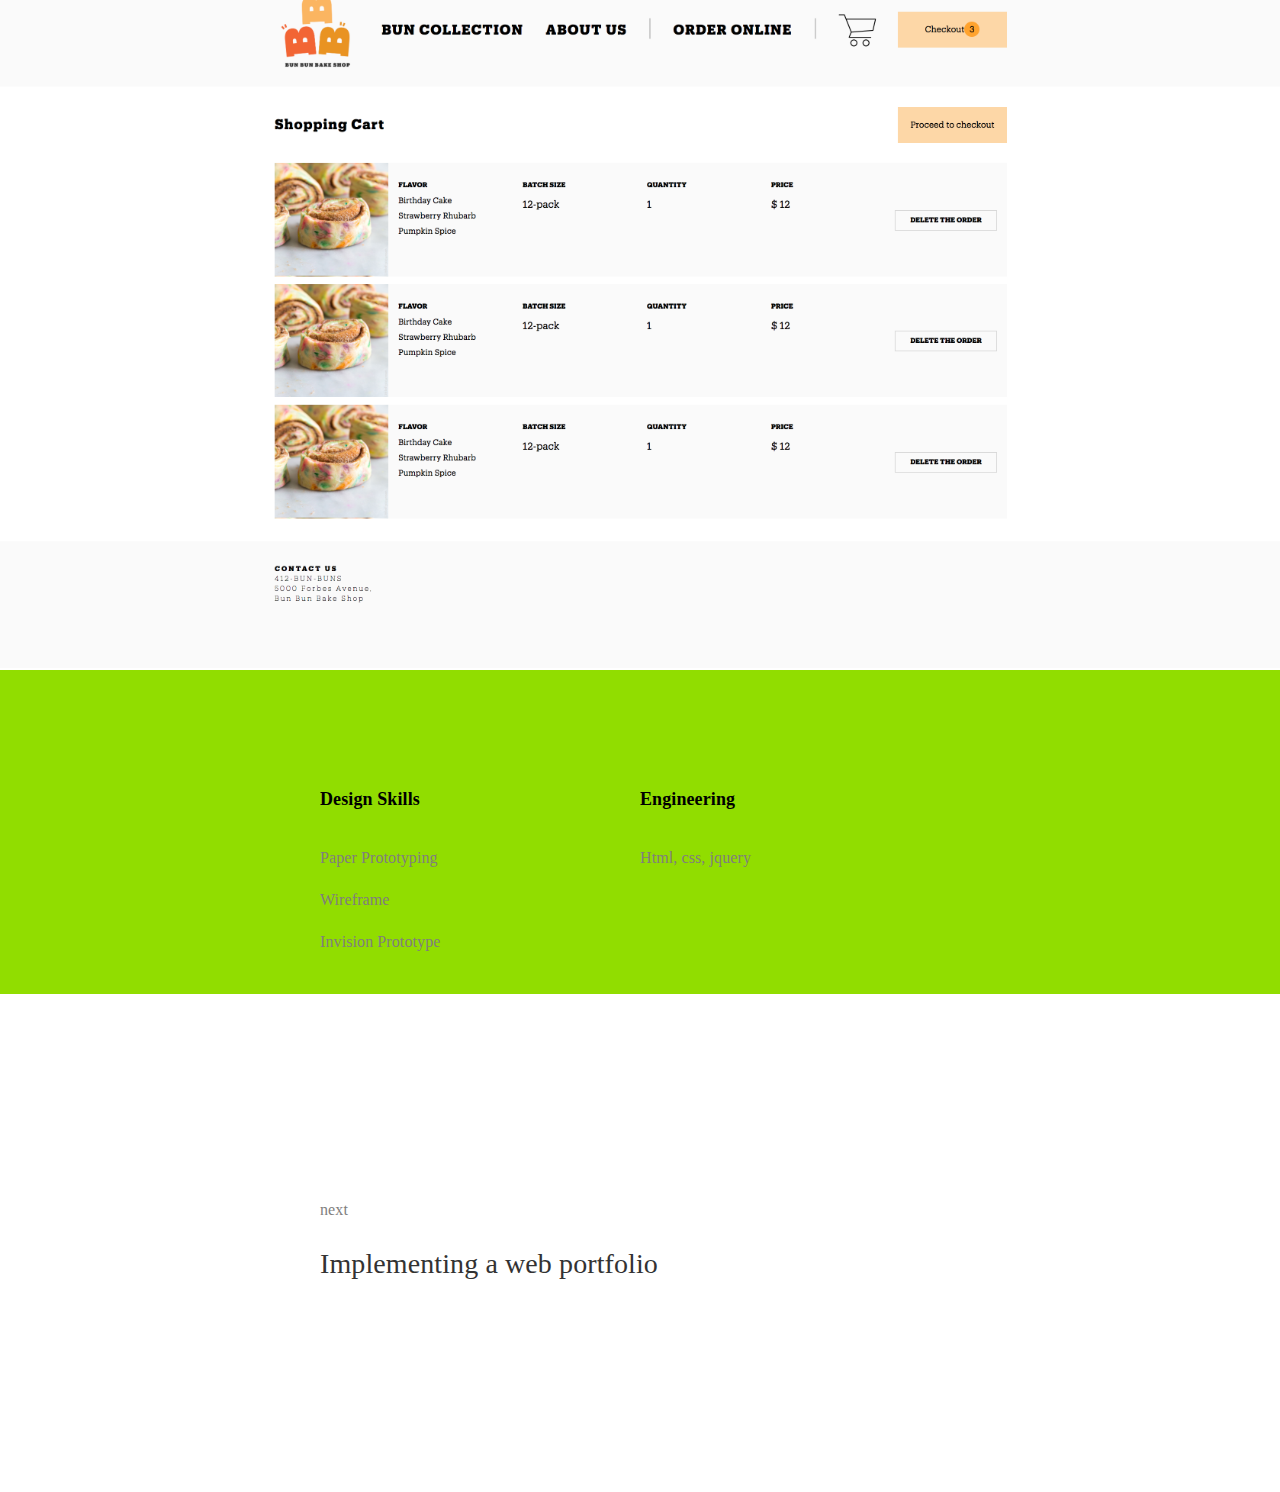
<file: project3.html>
<!doctype html>

<html lang="en">
<head>
  <title>Coding & Munching</title>
  <meta name="viewport" content="width=1366px, initial-scale=1.0">
  <link rel="stylesheet" href="css/reset.css">
  <link rel="stylesheet" href="css/index.css">
  <link rel="stylesheet" href="css/project.css">
</head>
<body class="project-3-bg">

	<!-- new code starts here -->
	<nav class="project navbar">
		<div class="l-nav">
			<div class="col-2-left">
				<div class="wordmark">
					<a href="index.html">
						<svg height="210" width="500">
						  <line x1="10" y1="0" x2="0" y2="10" style="stroke:#fff;stroke-width:2"/>
						  <line x1="0" y1="10" x2="10" y2="20" style="stroke:#fff;stroke-width:2"/>
						</svg>
					</a>
				</div>
			</div>
			<div class="col-2-right">
					<div class="wordmark" id="hamburger-icon">
						<svg height="210" width="500">
						  <line x1="0" y1="0" x2="20" y2="0" style="stroke:#fff;stroke-width:2"/>
						  <line x1="0" y1="8" x2="20" y2="8" style="stroke:#fff;stroke-width:2"/>
						  <line x1="0" y1="16" x2="20" y2="16" style="stroke:#fff;stroke-width:2"/>
						</svg>
					</div>
			</div>
		</div>
	</nav>


	<div class="project-bg p-bg-3">
		<div class="l-main">
			<p data-0="opacity:1;transform: translateY(0px)"
					data-100="opacity:0;transform: translateY(50px)">
				How can a designer develop <strong>a bake shop’s website</strong> while munching infinite number of cinnamon buns at the same time?
			</p>
		</div>
	</div>


	<div class="l-main">

		<div class="l-style-img-lg">
			<img src="img-project-3/home.png" width="100%" height="auto">
		</div>

		<div class="l-style-title-1">
			<div class="title-1">
				<h2>Project Overview</h2>
				<p>
					Practice prototyping and basic web dev skills by prototyping an online store for a specialty boutique in HTML/CSS/Javascript.
					<br>
					<br>
					My client is Bun Bun Bake Shop: We are a small bakery that specializes in cinnamon rolls, from our famous classic cinnamon roll to a variety of artisan flavors. Our shop is located in Pittsburgh, PA, but we ship fresh rolls to anywhere in the USA. Visitors to our site should be able to buy cinnamon rolls by different flavors:
					<br>
					<br>
					You can view the website here: <a href="https://steven-g-jet.github.io/pui-assignment-4/">Bun Bun Bake Shop</a>
				</p>
			</div>
		</div>




			<div class="l-style-img-lg">
			<img src="img-project-3/order.png" width="100%" height="auto">
		</div>


		<div class="l-style-title-1">
			<div class="title-1">
				<h2>Challenges in coding</h2>
				<p>
					My coding skill is in no match with my design skill, and that makes the coding part really overwhelming and daunting for me. Therefore, I decided to approach coding in a top-down workflow ease my anxiety. In this workflow, I first try to establish a visual structure through code, and fills the details in later. The visual structure is built by drawing gray blocks in code to emulate the approximate layout of my design. Later, the details are filled in much easier and quicker. This method not only ensure that my code can perfectly manifest my design but also code starts to become structured as well. In the process, I start to see the patterns in my code and try to reuse similar structure as much as possible.
				</p>
			</div>
		</div>

		<div class="l-style-title-1">
			<div class="title-1">
				<h2>Design Decisions</h2>
				<p>
					Bun Bun Bake Shop has three words with B as their capital letter. The triple B and the three popping sound they produce instantly bring images to people’s minds of an experience that are light-hearted, joyful and full of fragrant buns in the shop. Therefore, when I was designing the experience and the branding for the shop, I try to manifest these adjectives and features of the shop through visuals. The website is designed to provide a very light-hearted and joyful experience. The color is most black and white to allow users to immerse themselves in browsing through the colorful and saliva-stimulating images of buns. Logo and button are the only two visual elements with cinnamon color. I chose to use cinnamon because it reminds people of the bun they covet.
				</p>
			</div>
		</div>



		<div class="l-style-quote">
			<blockquote>
				“The visual structure is built by drawing gray blocks in code to emulate the approximate layout of my design. Later, the details are filled in much easier and quicker. This method not only ensure that my code can perfectly manifest my design but also code starts to become structured as well”
			</blockquote>
		</div>


		<!-- unused four column image template -->
		<!-- <div class="l-style-img-4">
			<div class="img-4">
				img-4
			</div>
			<div class="img-4">
				img-4
			</div>
			<div class="img-4">
				img-4
			</div>
			<div class="img-4">
				img-4
			</div>
		</div> -->

	


		<div class="l-style-img-lg">
			<img src="img-project-3/shopping-cart.png" width="100%" height="auto">
		</div>

		<!-- role of the project -->
			<div class="l-style-title-1">
				<div class="l-style-role-left">
						<h3>
						Design Skills
					</h3>		
					<ul>
						<li>
							Paper Prototyping
						</li>
						<li>
							Wireframe
						</li>
						<li>
							Invision Prototype
						</li>
					</ul>
				</div>
				<div class="l-style-role-right">
					<h3>
						Engineering
					</h3>		
					<ul>
						<li>
							Html, css, jquery
						</li>
					</ul>
				</div>
		</div>
	</div>



	<footer class = "footer">
		<div class="l-main">
			<nav class="footer-project">
				<ul>
					<li>
						next
					</li>
					<li class="project-next">

						<a href="project4.html">
							Implementing a web portfolio			
						</a>
					</li>
				</ul>
			</nav>
		</div>
	</footer>


<!-- script here -->

<script src="https://ajax.googleapis.com/ajax/libs/jquery/3.2.1/jquery.min.js"></script>
<script type="text/javascript" src="js/index.js"></script>
<script type="text/javascript" src="js/skrollr.min.js"></script>
<script type="text/javascript">
	var s = skrollr.init();
</script>

</body>
</html>
</file>
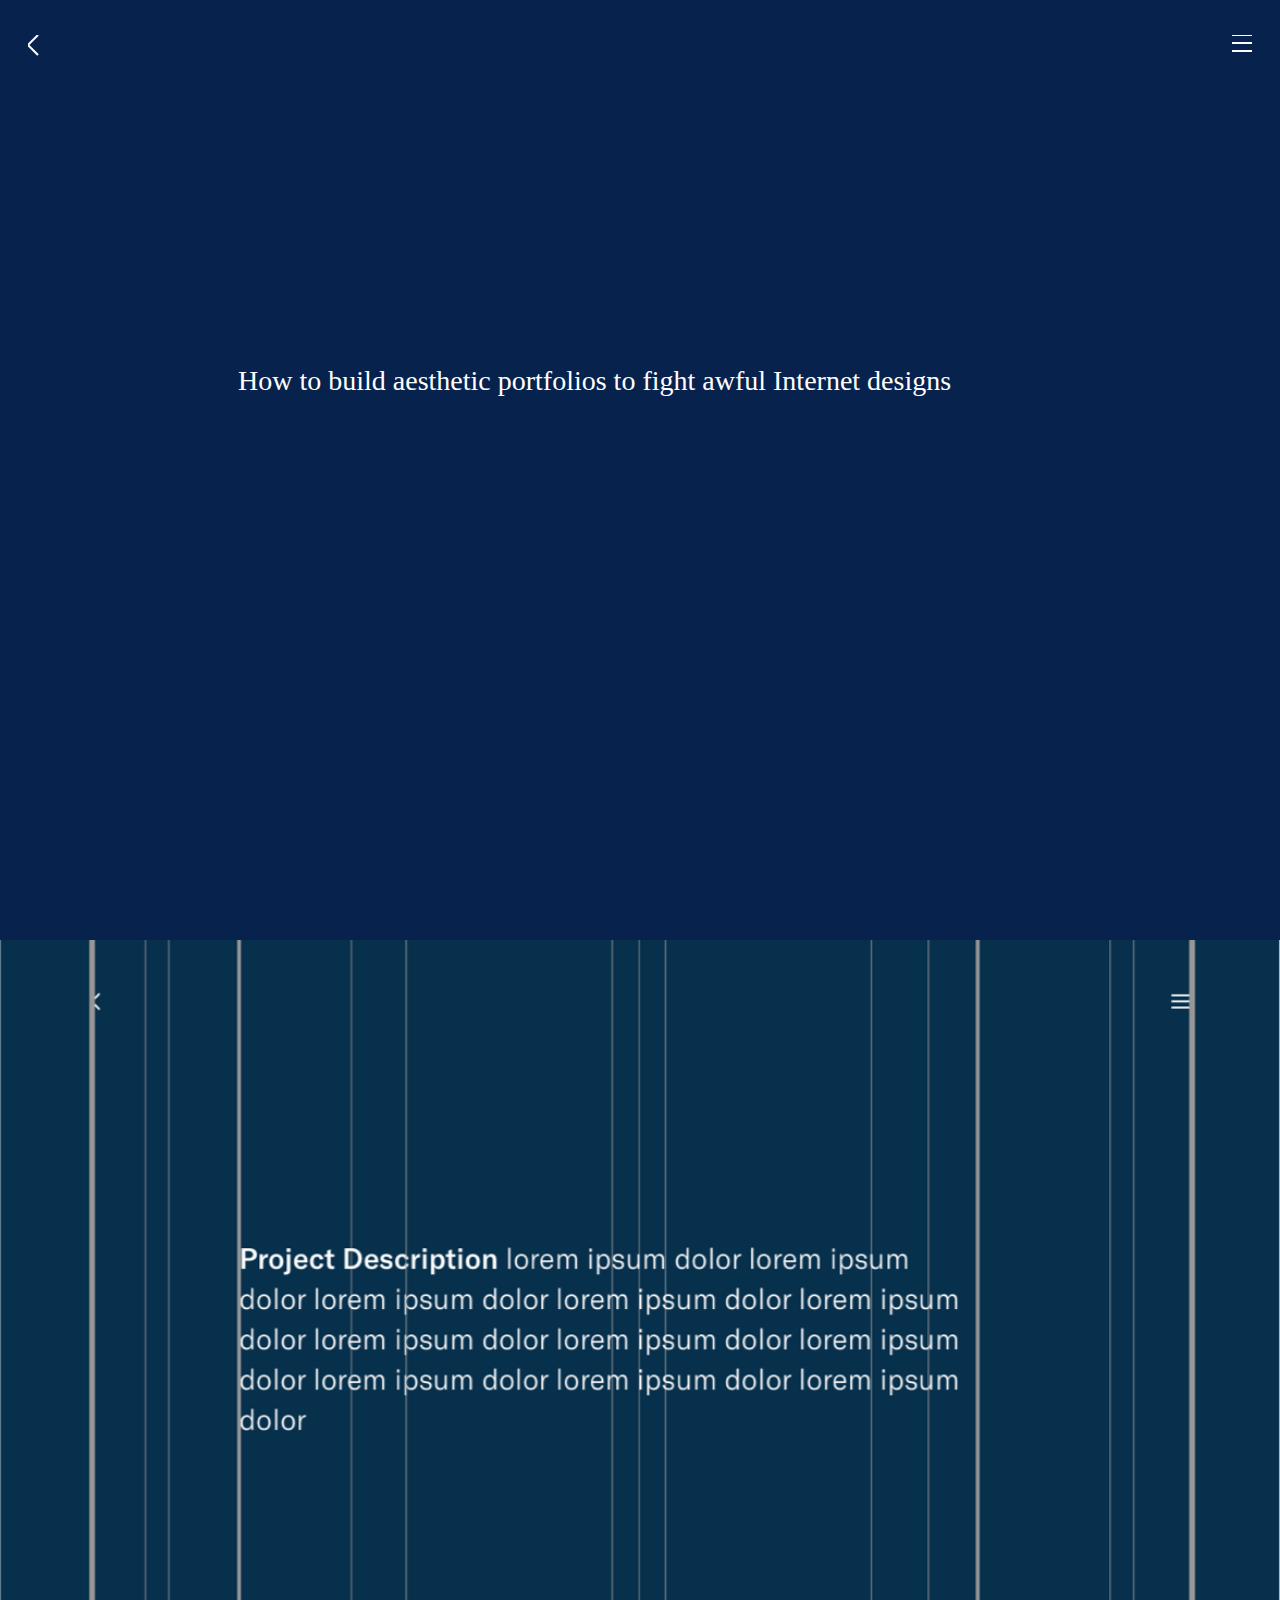
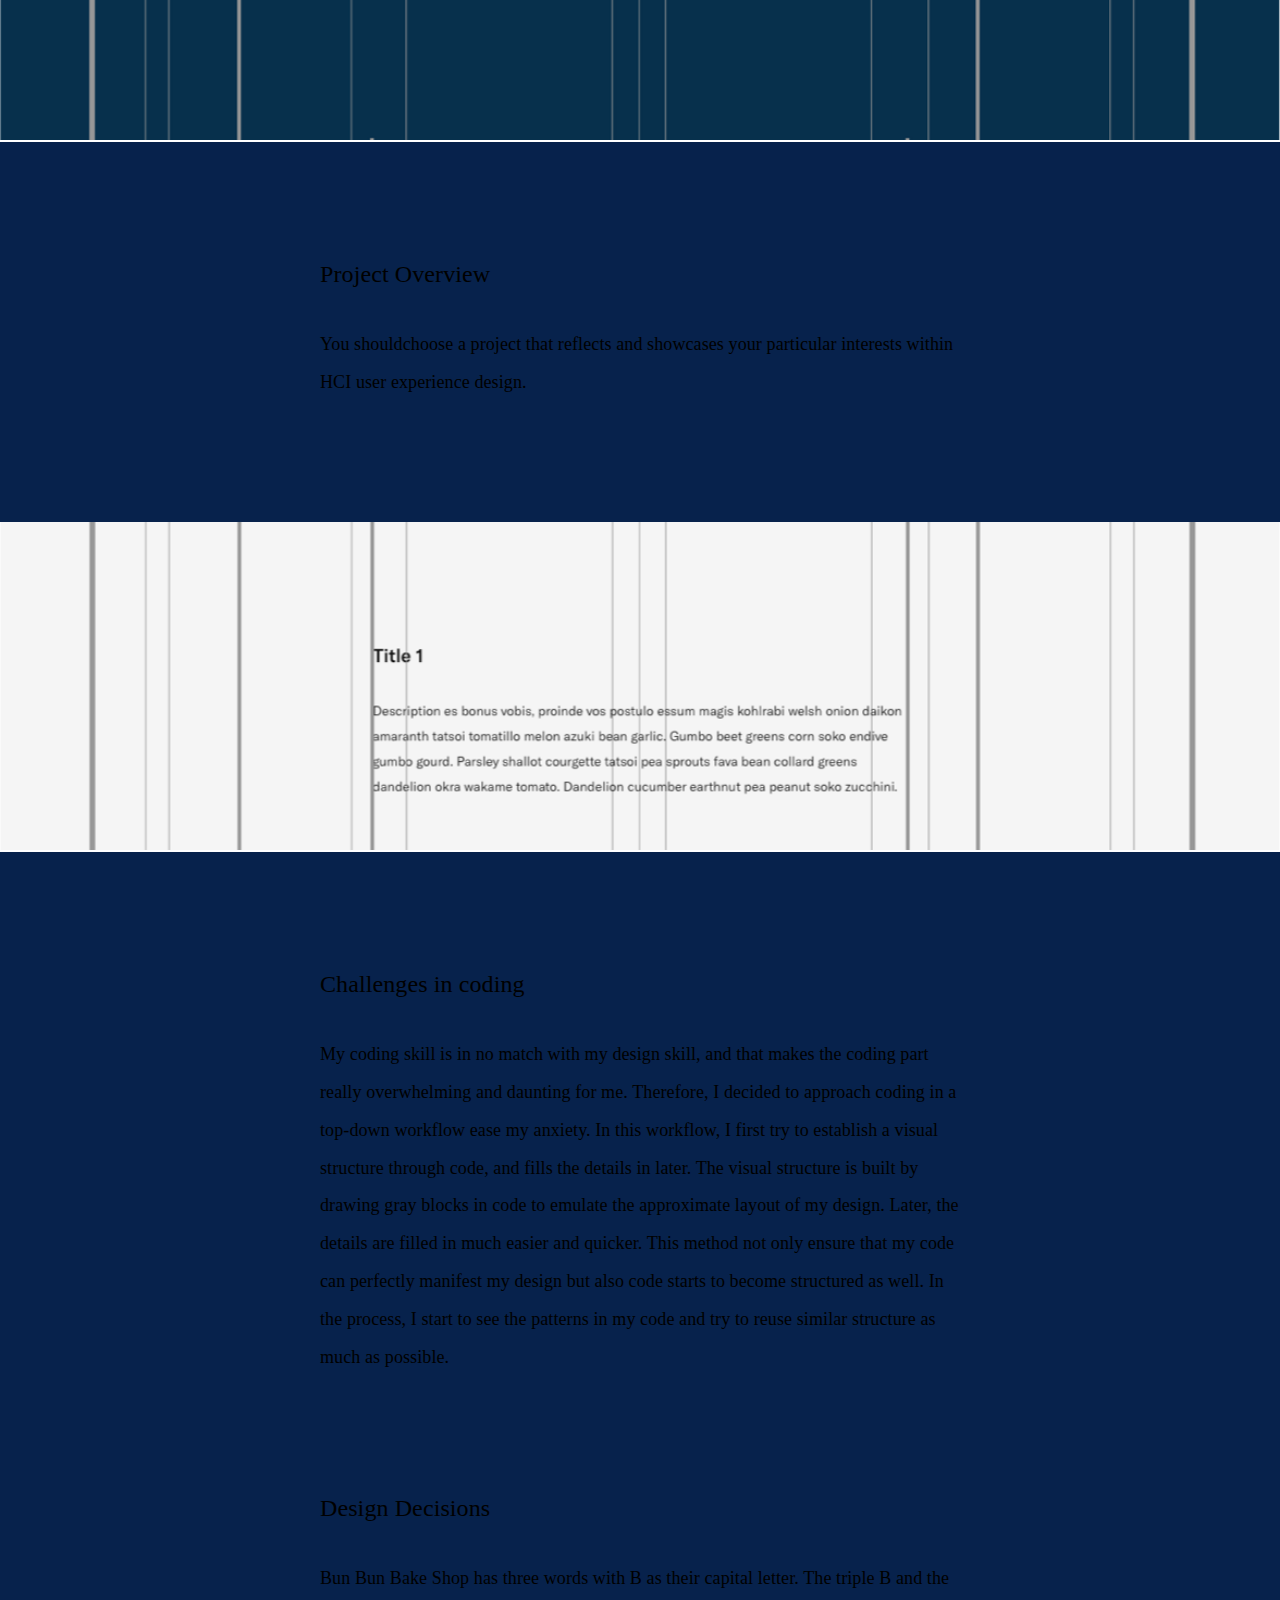
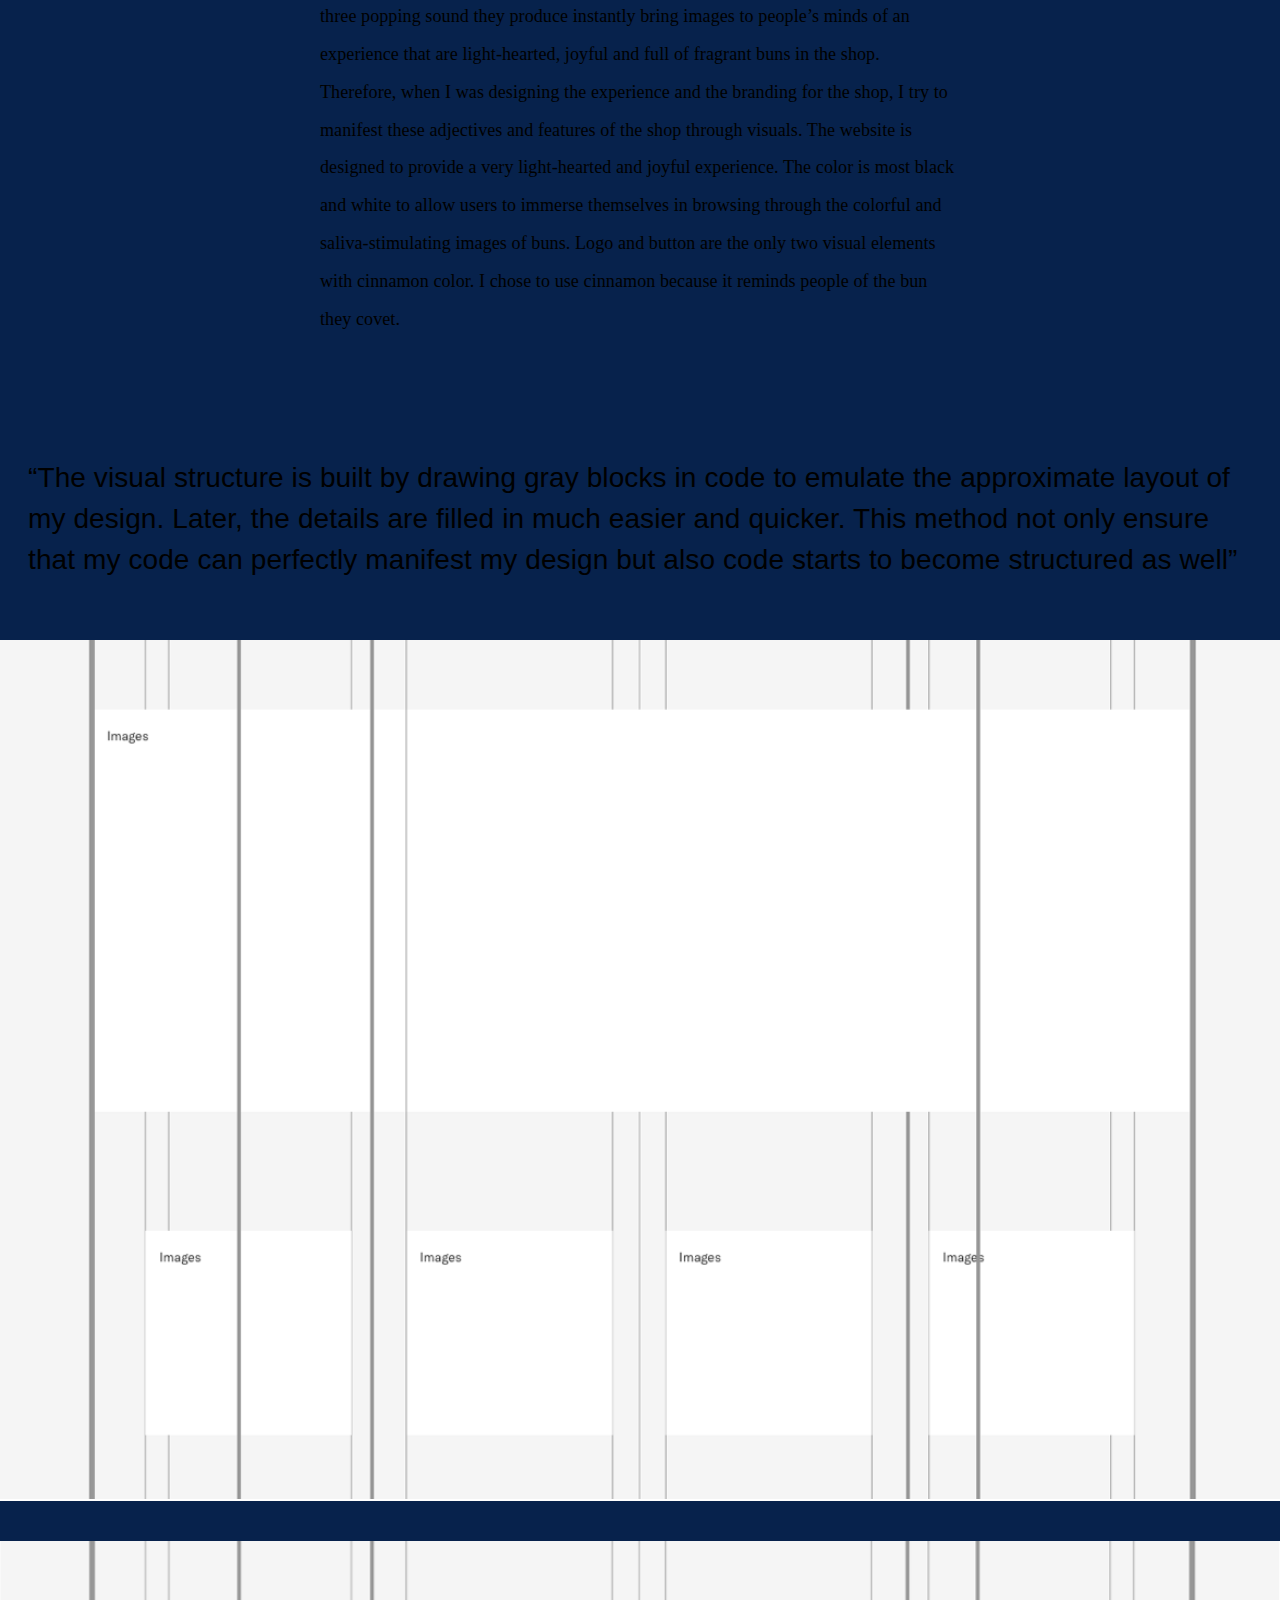
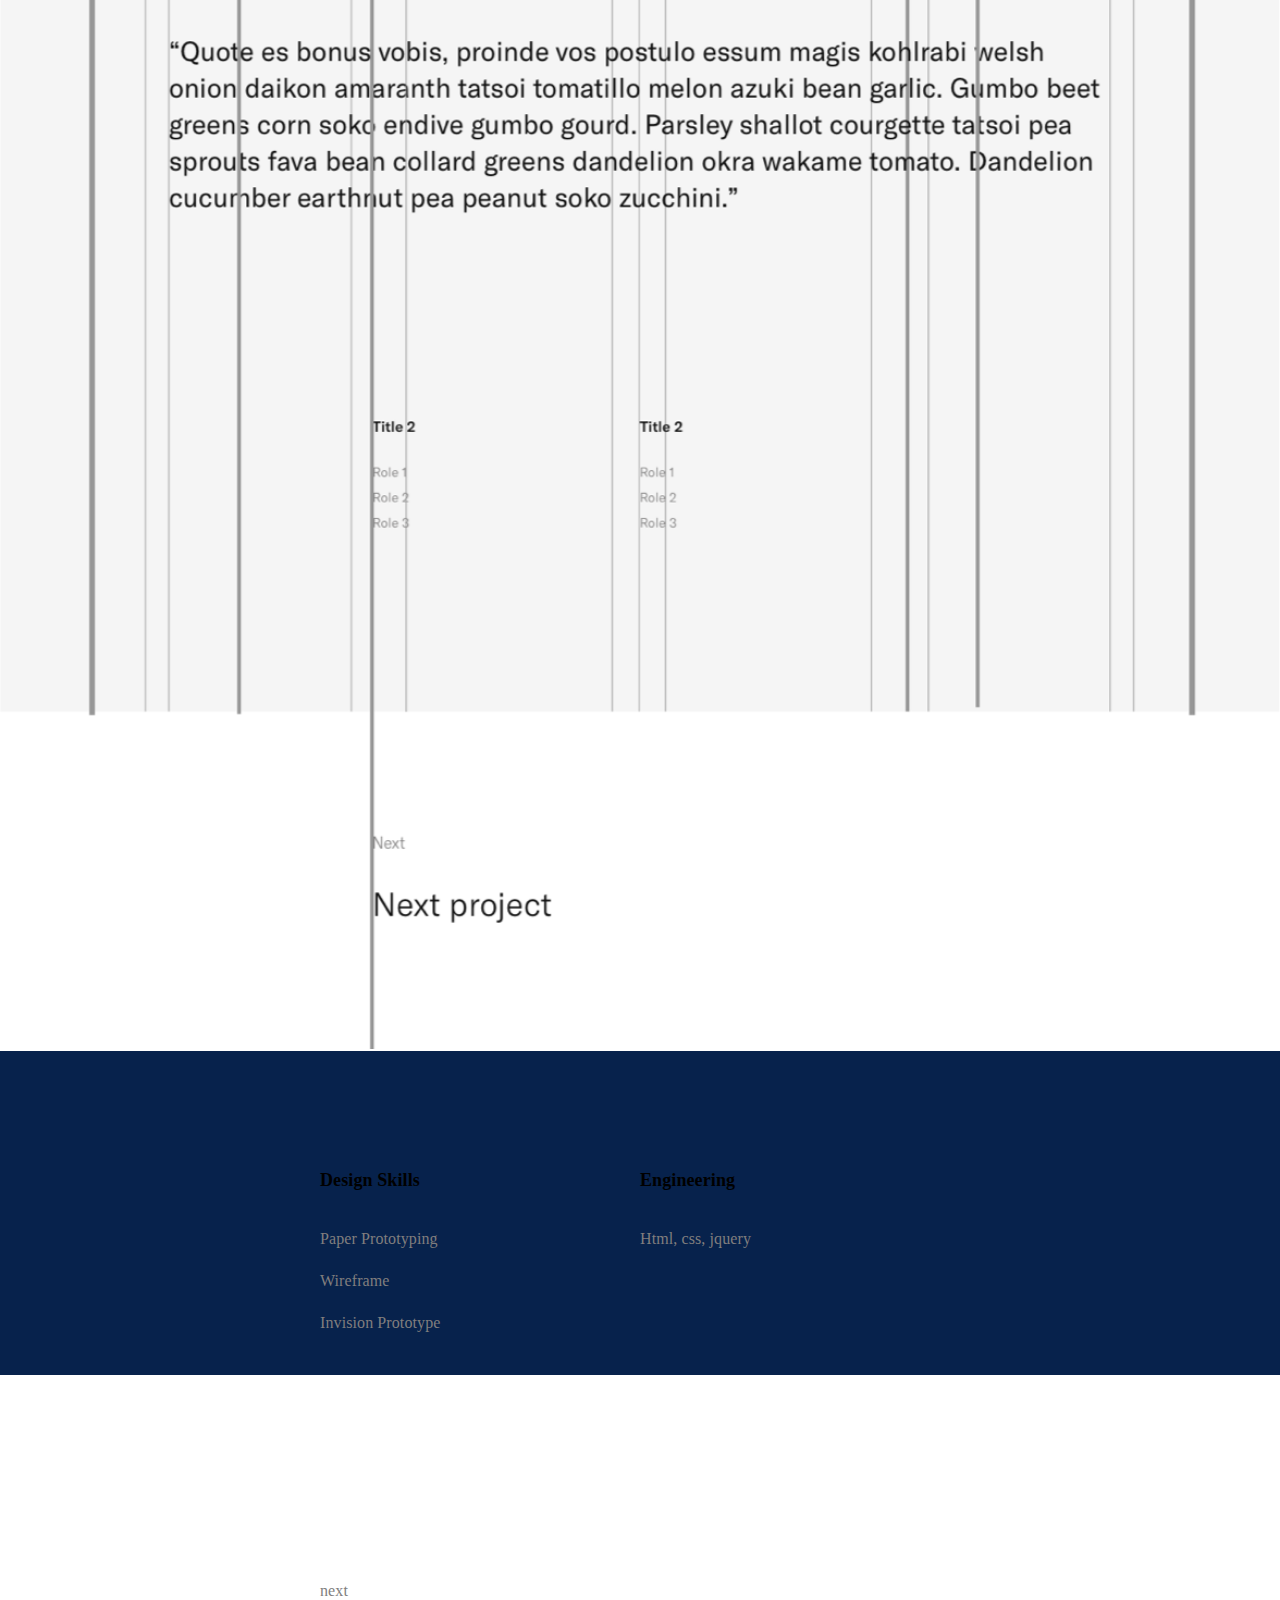
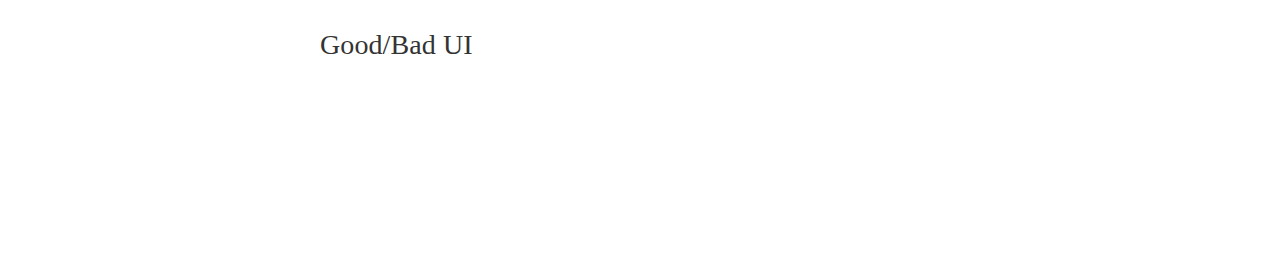
<file: project4.html>
<!doctype html>

<html lang="en">
<head>
  <title>Coding & Munching</title>
  <meta name="viewport" content="width=1366px, initial-scale=1.0">
  <link rel="stylesheet" href="css/reset.css">
  <link rel="stylesheet" href="css/index.css">
  <link rel="stylesheet" href="css/project.css">
</head>
<body class="project-4-bg">

	<!-- new code starts here -->
	<nav class="project navbar">
		<div class="l-nav">
			<div class="col-2-left">
				<div class="wordmark">
					<a href="index.html">
						<svg height="210" width="500">
						  <line x1="10" y1="0" x2="0" y2="10" style="stroke:#fff;stroke-width:2"/>
						  <line x1="0" y1="10" x2="10" y2="20" style="stroke:#fff;stroke-width:2"/>
						</svg>
					</a>
				</div>
			</div>
			<div class="col-2-right">
					<div class="wordmark" id="hamburger-icon">
						<svg height="210" width="500">
						  <line x1="0" y1="0" x2="20" y2="0" style="stroke:#fff;stroke-width:2"/>
						  <line x1="0" y1="8" x2="20" y2="8" style="stroke:#fff;stroke-width:2"/>
						  <line x1="0" y1="16" x2="20" y2="16" style="stroke:#fff;stroke-width:2"/>
						</svg>
					</div>
			</div>
		</div>
	</nav>


	<div class="project-bg p-bg-4">
		<div class="l-main">
			<p data-0="opacity:1;transform: translateY(0px)"
					data-100="opacity:0;transform: translateY(50px)">
				How to build <strong>aesthetic portfolios</strong> to fight awful Internet designs
			</p>
		</div>
	</div>


	<div class="l-main">

		<div class="l-style-img-lg">
			<img src="img-project-4/project_4_1Project.png" width="100%" height="auto">
		</div>

		<div class="l-style-title-1">
			<div class="title-1">
				<h2>Project Overview</h2>
				<p>
					 You shouldchoose a project that reflects and showcases your particular interests within HCI user experience design.
				</p>
			</div>
		</div>




			<div class="l-style-img-lg">
			<img src="img-project-4/project_4_2Project.png" width="100%" height="auto">
		</div>


		<div class="l-style-title-1">
			<div class="title-1">
				<h2>Challenges in coding</h2>
				<p>
					My coding skill is in no match with my design skill, and that makes the coding part really overwhelming and daunting for me. Therefore, I decided to approach coding in a top-down workflow ease my anxiety. In this workflow, I first try to establish a visual structure through code, and fills the details in later. The visual structure is built by drawing gray blocks in code to emulate the approximate layout of my design. Later, the details are filled in much easier and quicker. This method not only ensure that my code can perfectly manifest my design but also code starts to become structured as well. In the process, I start to see the patterns in my code and try to reuse similar structure as much as possible.
				</p>
			</div>
		</div>

		<div class="l-style-title-1">
			<div class="title-1">
				<h2>Design Decisions</h2>
				<p>
					Bun Bun Bake Shop has three words with B as their capital letter. The triple B and the three popping sound they produce instantly bring images to people’s minds of an experience that are light-hearted, joyful and full of fragrant buns in the shop. Therefore, when I was designing the experience and the branding for the shop, I try to manifest these adjectives and features of the shop through visuals. The website is designed to provide a very light-hearted and joyful experience. The color is most black and white to allow users to immerse themselves in browsing through the colorful and saliva-stimulating images of buns. Logo and button are the only two visual elements with cinnamon color. I chose to use cinnamon because it reminds people of the bun they covet.
				</p>
			</div>
		</div>



		<div class="l-style-quote">
			<blockquote>
				“The visual structure is built by drawing gray blocks in code to emulate the approximate layout of my design. Later, the details are filled in much easier and quicker. This method not only ensure that my code can perfectly manifest my design but also code starts to become structured as well”
			</blockquote>
		</div>


		<!-- unused four column image template -->
		<!-- <div class="l-style-img-4">
			<div class="img-4">
				img-4
			</div>
			<div class="img-4">
				img-4
			</div>
			<div class="img-4">
				img-4
			</div>
			<div class="img-4">
				img-4
			</div>
		</div> -->

	


		<div class="l-style-img-lg">
			<img src="img-project-4/project_4_3Project.png" width="100%" height="auto">
		</div>



	<div class="l-style-img-lg">
		<img src="img-project-4/project_4_4Project.png" width="100%" height="auto">
	</div>


		<!-- role of the project -->
			<div class="l-style-title-1">
				<div class="l-style-role-left">
						<h3>
						Design Skills
					</h3>		
					<ul>
						<li>
							Paper Prototyping
						</li>
						<li>
							Wireframe
						</li>
						<li>
							Invision Prototype
						</li>
					</ul>
				</div>
				<div class="l-style-role-right">
					<h3>
						Engineering
					</h3>		
					<ul>
						<li>
							Html, css, jquery
						</li>
					</ul>
				</div>
		</div>
	</div>



	<footer class = "footer">
		<div class="l-main">
			<nav class="footer-project">
				<ul>
					<li>
						next
					</li>
					<li class="project-next">
					<a href="project1.html">
							Good/Bad UI			
						</a>
					</li>
				</ul>
			</nav>
		</div>
	</footer>


<!-- script here -->

<script src="https://ajax.googleapis.com/ajax/libs/jquery/3.2.1/jquery.min.js"></script>
<script type="text/javascript" src="js/index.js"></script>
<script type="text/javascript" src="js/skrollr.min.js"></script>
<script type="text/javascript">
	var s = skrollr.init();
</script>

</body>
</html>
</file>
<file: css/index.css>
@font-face {
  font-family: 'GT America';
  font-style: normal;
  font-weight: 200;
  src: url('../font/GT America Light.otf') format('otf');
}

@font-face {
  font-family: 'GT America Light';
  font-style: normal;
  font-weight: 400;
  src: url('../font/GT America Light.otf') format('otf');
}

@font-face {
  font-family: 'GT America Regular';
  font-style: normal;
  font-weight: 400;
  src: url('../font/GT America Regular.otf') format('otf');
}

@font-face {
  font-family: 'GT America Medium';
  font-style: normal;
  font-weight: 400;
  src: url('../font/GT America Medium.otf') format('otf');
}

@font-face {
  font-family: 'GT America Bold';
  font-style: normal;
  font-weight: 400;
  src: url('../font/GT America Bold.otf') format('otf');
}

@font-face {
  font-family: 'GT America';
  font-style: normal;
  font-weight: 600;
  src: url('../font/GT America Black.otf') format('otf');
}

html { font-size: 62.5%; } 

*,
*::before,
*::after {
  box-sizing: border-box;
}

/*naming conventions
noun
noun-noun
adjectvie-noun
noun

l:layout;
main:mainpage;
bran:branch pages;
*/

/*the new code*/




/*for iphone X*/


/*global css attributes*/

body{
      font-family: 'GT America', sans-serif;
      font-style: 300;
      line-height: 1.0;
      letter-spacing: 0.01rem;
      transition: 1.5s all;
    }

body.home{
      background-color: #000;
    }

body.project-1-bg{
  background-color: #077DFF;
  transition: 1.5s all;
}


body.project-2-bg{
  background-color: #FAB012;
  transition: 1.5s all;
}

body.project-3-bg{
  background-color: #91DD00;
  transition: 1.5s all;
}

body.project-4-bg{
  background-color: #07224C;
  transition: 1.5s all;
}



#change-color{
  background-color: #f5f5f5;
}


a {
  text-decoration: none;
  color: #333;
  transition:0.8s ease;
}


.l-menu ul li a{
  color: #e1e1e1;
}

a:hover {
  cursor: pointer;
  color: #000;
  text-decoration: underline;
}

.l-menu ul li a:hover{
  color: #ffff;
  text-decoration: underline;
}














































@media (min-width: 1200px){


p {
  font-family: 'GT America';
  font-weight: 300;
  font-size: 2.4rem;
  line-height: 1.3;
}

strong{
  font-family: 'GT America';
  font-weight: 500;
  font-size: 2.4rem;
}



.l-main {
  /*outline: 5px solid #333;*/
  max-width: 1173px;
  margin-right: auto;
  margin-left: auto;
}

.space{
  margin: 100px auto;
}

.l-bran {
  display: flex;
  /*outline: 1px solid #333;*/
  width: 1173px;
  height: 800px;
  margin: 0 auto 205px;
}

.col-2 {
  /*outline: 1px solid #333;*/
  /*background-color: #aaa;*/
  position: relative;
  margin-right:96px;
  width: 539px;
  align-self:center;
}

.col-2:nth-child(2n) {
  margin-right: 0px;
}

.col-3-footer{
  /*outline: 1px solid #333;*/
  position: relative;
  margin-right:96px;
  width: 329px;
}

/*home page css*/

.project-img{
  /*outline: 1px solid #333;*/
  position: relative;
  width: 100%;
  /*height: 500px;*/
  display: flex;
}

.project-img-bg{
  position: absolute;
  width: 100%;
  z-index: -1;
}

#project-1 div.project-img{
  height: 250px;
}

#project-1 div.project-img-bg{
  align-self: flex-end;
  height: 100px;
  background-color: #077DFF;
}

#project-2 div.project-img{
  height: 660px;
}

#project-2 div.project-img-bg{
  align-self: center;
  height: 330px;
  background-color: #FAB012;
}

#project-3 div.project-img{
}

#project-3 img.project-img-bg{
  height: 500px;
  align-self: flex-end;
}

#project-4 div.project-img{
  height: 567px;
}

#project-4 img.project-img-bg{
  align-self: flex-end;
}


  
img#project-1-img {
      width: 100%;
      height: auto;
      align-self: flex-end;
    }


img#project-2-img {
  width: 100%;
  height: auto;
  align-self: flex-end;
}

img#project-3-img-bg{
  position: absolute;
  width: 100%;
  height: 500px;
  align-self: flex-end;
}

img#project-3-img {
  width: 100%;
  height: 500px;
  align-self: flex-end;
}

img#project-4-img-bg{
  position: absolute;
  width: 100%;
  height: 567.57px;
  align-self: flex-end;
}

img#project-4-img {
  width: 100%;
  height:  567.57px;
  align-self: flex-end;
}



/*project descriptions down here*/

.project-des{
  /*outline: 1px solid #111;*/
  color: #121212;
  position: relative;
  margin: 25px auto auto 0px;
  padding:0px;
  /*background-color: #111;*/
}

.project-link {
  /*outline: 1px solid #fff;*/
  position: relative;
  margin-top: 20px;
}

.project-link p{
  font-weight: 200;
  font-size: 1.6rem;
  color: #807e7e;
}

/*menu bar*/
.menu-bg {
  /*outline: 5px solid #fff;*/
  position: fixed;
  margin: 0px;
  width: 100vw;
  height: 100vh;
  background-color: #000;
  z-index: 999;
}

.is-clipped{
  overflow: hidden;
}

.l-menu {
  /*outline: 5px solid #fff;*/
  width: 1173px;
  height: 205px;
  margin-right: auto;
  margin-left: auto;
  padding-top: 60px;
}

.l-menu ul li {
  padding-top: 0px;
  padding-bottom: 40px;
  font-size: 3.4rem;
  color: #fff;
  font-family: 'GT America', sans-serif;
  text-align:right;
  margin-bottom: 0px;
  line-height: 1;
}

.l-menu ul li:nth-child(1){
  padding-top: 0px;
}



/**/

.intro{
  background-color: #111;
  width: 100%;
  position: relative;
  margin-left: auto;
  margin-right: auto;
}

.intro h1{
  padding-top: 45vh;
  padding-bottom:13vh;
  font-family: 'GT America', sans-serif;
  font-weight: 500;
  padding-right: 10px;
  font-size: 6.4rem;
  line-height: 1.4;
  letter-spacing: 0.01rem;
  color: #fff;
}


.footer {
  /*outline: 1px solid #333;*/
  background-color: #fff;
  width: 100%;
  padding-bottom: 160px;
  padding-top: 160px;
  text-align: left;
}

.footer ul li{
  /*outline: 1px solid #333;*/
  font-size:1.6rem;
  padding-top:20px;
  padding-bottom:10px;
}

/**/
div.g-wrap {
  /*outline: 5px solid #333;*/
  max-width: 960px;
  margin-right: auto;
  margin-left: auto;
}

.col-grid:after {
  display: table;
  clear: both;
  content: '';
}

/*home page*/

.navbar{
  position: fixed;
  /*outline: 1px solid #333;*/
  width: 100%;
  height:160px;
  background-color: #000;
  display: flex;
  flex-direction: column;
  justify-content: center;
  z-index: 99;
}

.l-nav {
  /*outline: 1px solid #fff;*/
  position: relative;
  width: 1173px;
  height: 10px;
  margin-right: auto;
  margin-left: auto;
}

.col-2-left{
  float: left;
  /*outline: 1px solid #333;*/
  width: 50%;
  height: 10px;
  text-align:left;
}

.col-2-right{
  float: right;
  /*outline: 1px solid #333;*/
  width: 50%;
  height: 10px;
  display: flex;
  justify-content: flex-end;
}

.wordmark{
  /*outline: 1px solid #333;*/
  width: 20px;
  height:100%;
}



}





































@media only screen and (min-device-width: 375px){

    /**/
    /**/


    p {
      font-family: 'GT America';
      font-weight: 300;
      font-size: 1.8rem;
      line-height: 1.42;
    }

    strong {
      font-family: 'GT America';
      font-weight: 500;
      font-size: 1.8rem;
    }


    .l-main {
      /*outline: 5px solid #333;*/
      max-width: 100%;
      margin-right: auto;
      margin-left: auto;
    }

    .space{
      margin: 100px auto;
    }

    .l-bran {
      display: inline-block;
      /*outline: 1px solid #333;*/
      width: 100%;
      height: 800px;
      margin: 0 auto 100px;
    }




    .col-2 {
      /*outline: 1px solid #333;*/
      /*background-color: #aaa;*/
      position: relative;
      display: block;
      margin-right:none;
      margin-top: 100px;
      width: 100%;
      align-self:center;
    }

    .col-2:nth-child(2n) {
      margin-right: none;
      margin-bottom:0px;
    }


    /*home page*/

    .navbar{
      position: fixed;
      /*outline: 1px solid #333;*/
      width: 100%;
      height:80px;;
      background-color: #000;
      display: flex;
      flex-direction: column;
      justify-content: center;
      z-index: 99;
    }

    .l-nav {
      /*outline: 1px solid #fff;*/
      position: relative;
      width: 100%;
      height: 10px;
      margin-right: none;
      margin-left: none;
      padding: 0px 28px;
    }

    .col-2-left{
      float: left;
      /*outline: 1px solid #333;*/
      width: 50%;
      height: 10px;
      text-align:left;
    }

    .col-2-right{
      float: right;
      /*outline: 1px solid #333;*/
      width: 50%;
      height: 10px;
      display: flex;
      justify-content: flex-end;
    }

    .wordmark{
      /*outline: 1px solid #333;*/
      width: 20px;
      height:100%;
    }

    svg #wordmark-logo{
      width: 200px;
    }



    /*Intro bg*/

    .intro{
      background-color: #111;
      width: 100%;
      position: relative;
      margin-left: auto;
      margin-right: auto;
    }

    .intro h1{
      padding-top: 45vh;
      padding-bottom:13vh;
      padding-left: 28px;
      padding-right: 28px;
      font-family: 'GT America', sans-serif;
      font-weight: 500;
      padding-right: 10px;
      font-size: 2.9rem;
      line-height: 1.4;
      letter-spacing: 0.01rem;
      color: #fff;
    }



    /*home page css*/

    .project-img{
      /*outline: 1px solid #333;*/
      position: relative;
      width: 100%;
      /*height: 500px;*/
      /*background-color: #333;*/
      display: flex;
    }

    #project-1 div.project-img{
      height: 250px;
      background-color: #077DFF;
    }

    #project-2 div.project-img{
      height: 660px;
    }

    #project-3 div.project-img{
      height: 500px;
    }

    #project-4 div.project-img{
      height: 567px;
    }


    #project-1 div.project-img-bg{
      position: absolute;
      align-self: flex-end;
      height: 10px;
      width: 100%;
      background-color: #077DFF;
      z-index: -1;
    }

    #project-2 div.project-img-bg{
      position: absolute;
      align-self: center;
      height: 330px;
      width: 100%;
      background-color: #FAB012;
      z-index: -1;
    }

    #project-3 img.project-img-bg{
      align-self: flex-end;
    }

    #project-4 img.project-img-bg{
      align-self: flex-end;
    }

    /*project-img*/

    img#project-1-img {
      width: 100%;
      height: auto;
    }


    img#project-2-img {
      width: 100%;
      height: auto;
    }

    img#project-3-img-bg{
      position: absolute;
      width: 100%;
      height: 377.77px;
    }

    img#project-3-img {
      width: 100%;
      height: 377.7px;
    }

    img#project-4-img-bg{
      position: absolute;
      width: 100%;
      height: 425.68px;
    }

    img#project-4-img {
      width: 100%;
      height:  425.68px;
    }


    /**/

    .project-des{
      /*outline: 1px solid #111;*/
      color: #121212;
      position: relative;
      margin-top: 25px;
      padding: 0px 28px;
      /*background-color: #111;*/
    }

    .project-link {
      /*outline: 1px solid #fff;*/
      position: relative;
      margin-top: 20px;
    }

    .project-link p{
      display: block;
      font-weight: 200;
      font-size: 1.4rem;
      color: #807e7e;
    }

    /*the hamburgher menu*/
    .menu-bg {
      /*outline: 5px solid #fff;*/
      position: fixed;
      margin: 0px;
      width: 100vw;
      height: 100vh;
      background-color: #000;
      z-index: 999;
    }

    .is-clipped{
      overflow: hidden;
    }

    .l-menu {
      /*outline: 5px solid #fff;*/
      max-width: 100%;
      height: 205px;
      margin-right: auto;
      margin-left: auto;
      padding-top: 30px;
      padding-left: 28px;
      padding-right: 28px;
    }

    .l-menu ul li {
      padding-top: 0px;
      padding-bottom: 40px;
      font-size: 2rem;
      color: #fff;
      font-family: 'GT America', sans-serif;
      font-weight: 300;
      text-align:right;
      margin-bottom: 0px;
      line-height: 1;
    }

    .l-menu ul li:nth-child(1){
      padding-top: 0px;
    }

    /*footer stuff*/


    .footer {
      /*outline: 1px solid #333;*/
      background-color: #fff;
      width: 100%;
      padding-bottom: 160px;
      padding-top: 160px;
      text-align: left;
    }

    .footer ul li{
      /*outline: 1px solid #333;*/
      font-size:1.6rem;
      padding-top:20px;
      padding-bottom:10px;
    }

    .col-3-footer{
      /*outline: 1px solid #333;*/
      position: relative;
      margin-right:none;
      width: 100%;
      padding: 0px 28px;
    }

}
</file>
<file: css/project.css>
@font-face {
  font-family: 'GT America';
  font-style: normal;
  font-weight: 200;
  src: url('../font/GT America Light.otf') format('otf');
}

@font-face {
  font-family: 'GT America Light';
  font-style: normal;
  font-weight: 400;
  src: url('../font/GT America Light.otf') format('otf');
}

@font-face {
  font-family: 'GT America Regular';
  font-style: normal;
  font-weight: 400;
  src: url('../font/GT America Regular.otf') format('otf');
}

@font-face {
  font-family: 'GT America Medium';
  font-style: normal;
  font-weight: 400;
  src: url('../font/GT America Medium.otf') format('otf');
}

@font-face {
  font-family: 'GT America Bold';
  font-style: normal;
  font-weight: 400;
  src: url('../font/GT America Bold.otf') format('otf');
}

@font-face {
  font-family: 'GT America';
  font-style: normal;
  font-weight: 600;
  src: url('../font/GT America Black.otf') format('otf');
}






/*iphone X*/





















@media only screen and (min-device-width: 375px) { 

    .project-bg{
      background-color:#077DFF;
      width: 100vw;
      height:100vh;
      position: relative;
      margin-left: auto;
      margin-right: auto;
      display: flex;
      justify-content: center;
    }

    .p-bg-2 {
      background-color: #FAB012;
    }

    .p-bg-3 {
      background-color: #91DD00;
    }

    .p-bg-4 {
      background-color: #07224c;
    }

    .project-bg .l-main{
      width: 100vw;
    }

    .project-bg p{
      padding-left: 28px;
      padding-right: 28px;
      padding-top: 40vh;
      font-weight: 200;
      font-size: 2.1rem;
      line-height: 1.5;
      letter-spacing: 0;
      color: #fff;
    }

    .project-bg strong{
      font-size: 2.1rem;
    }

    /*styling*/

    .l-style-title-1{
      /*outline: 1px solid #333;*/
      max-width: none;
      height: auto;
      margin: 96px 28px;
      display: inline-block;
    }

    .l-style-title-1 h2{
      font-family: "GT America Bold";
      font-weight: 500;
      font-size: 1.9rem;
    }

    .l-style-title-1 p{
      font-weight: 200;
      font-size: 1.5rem;
      margin-top:40px;
      line-height: 2.1;
    }

    .l-style-img-lg{
      /*outline: 1px solid #333;*/
      width: 100%;
      height: auto;
      margin-top: 40px;
      margin-bottom:40px;
      background-color: #fff;
    }

    .l-style-img-4{
      /*outline: 1px solid #333;*/
      position: relative;
      display: inline-block;
      margin: 120px 0px;
      padding: 0px 28px;
      width: 100%;
      height: 100%;
      background-color: #aaa;
    }


    .img-4{
      /*outline: 1px solid #333;*/
      position: relative;
      width: 100%;
      height: 344px;
      margin-left: 0px;
      margin-top: 40px;
      color: #fff;
      background-color: #000;
    }

    .l-style-quote{
      /*outline: 1px solid #333;*/
      width: 100%;
      margin-top: 60px;
      margin-bottom: 60px;
      padding: 0px 28px;
    }

    .l-style-role-left{
      /*outline: 1px solid #333;*/
      position: relative;
      display: block;
      margin-left: 0px;
      margin-bottom: 40px;
      width: 100%;
      float: none;
    }

    .title-1{
      position: relative;
      width: 100%;
      height: auto;
      /*background-color:#eee;*/
    }

    .footer-project{
      /*outline: 1px solid #333;*/
      position: relative;
      max-width: 100%;
      margin: 40px auto;
    } 

    .footer {
      padding-left: 28px;
      padding-right: 28px;
    }
    /*.footer .l-main{
      max-width: none;
      padding: 0px 28px;
    }
*/
    /*font stuff*/

    h3 {
      font-family: 'GT America';
      font-weight: 600;
      font-size: 1.5rem;
      margin-bottom: 20px;
    }

    ul li {
      font-family: 'GT America';
      font-weight: 100;
      font-size: 1.4rem;
      color: #807e7e;
      margin-bottom: 1rem;
      line-height: 2;
    }

    .footer ul li{
      /*outline: 1px solid #333;*/
      font-size: 1.6rem;
      padding-top: 0px;
      padding-bottom:0px;
      vertical-align: none;
    }

    .footer ul li:nth-child(2){
      padding-top: 0px;
    }

    ul li.project-next{
      font-size: 2.2rem;
      font-weight: 400;
      color: #121212;
    }

    blockquote {
      font-weight: 200;
      font-size: 2.2rem;
      line-height: 1.45;
    }

    nav.project.navbar{
  background-color:transparent;
}

}




/**/




























@media (min-width: 1200px){


.project-bg{
  background-color:#077DFF;
  width: 100vw;
  height:100vh;
  position: relative;
  margin-left: auto;
  margin-right: auto;
  display: flex;
  justify-content: center;
}

.p-bg-2 {
    background-color: #FAB012;
  }

.p-bg-3 {
  background-color: #91DD00;
}

.p-bg-4 {
  background-color: #07224c;
}

.project-bg .l-main{
  width: 860px;
}

.project-bg p{
  padding-top: 40vh;
  font-weight: 200;
  font-size: 2.8rem;
  line-height: 1.5;
  letter-spacing: 0;
  color: #fff;
}

.project-bg strong{
  font-size: 2.8rem;
}

/*styling*/

.l-style-title-1{
  /*outline: 1px solid #333;*/
  max-width: 640px;
  height: auto;
  margin: 120px auto;
  display: block;
}

.l-style-title-1 h2{
  font-family: "GT America";

  font-weight: 500;
  font-size: 2.4rem;
}

.l-style-title-1 p{
  font-weight: 200;
  font-size: 1.8rem;
  margin-top:40px;
  line-height: 2.1;
}

.l-style-img-lg{
  /*outline: 1px solid #333;*/
  width: 100%;
  height: auto;
  margin-top: 40px;
  margin-bottom:40px;
  background-color: #fff;
}

.l-style-img-4{
  /*outline: 1px solid #333;*/
  position: relative;
  width: 100%;
  height: auto;
  background-color: #aaa;
  padding: 0px;
}

.img-4{
  /*outline: 1px solid #333;*/
  position: relative;
  display: inline-block;
  width: calc(1173px*0.75/4);
  height: calc(1173px*0.75/4);
  margin-left: calc(1173px*0.25/5);
  margin-bottom: 40px;
  color: #fff;
  background-color: #000;
}

.l-style-quote{
  /*outline: 1px solid #333;*/
  width: 100%;
  height: auto;
  margin-top: 60px;
  margin-bottom: 60px;
}

.l-style-role-left{
  /*outline: 1px solid #333;*/
  position: relative;
  margin-left: 0px;
  width: 50%;
  float:left;
}

.title-1{
  position: relative;
  width: 100%;
  height: auto;
  /*background-color:#eee;*/
}

.footer-project{
  /*outline: 1px solid #333;*/
  position: relative;
  max-width: 640px;
  margin: 40px auto;
} 

/*font stuff*/

h3 {
  font-family: 'GT America';
  font-weight: 600;
  font-size: 1.8rem;
  margin-bottom: 34px;
}

ul li {
  font-family: 'GT America';
  font-weight: 100;
  font-size: 1.6rem;
  color: #807e7e;
  margin-bottom: 1rem;
  line-height: 2;
}

ul li.project-next{
  font-size: 2.8rem;
  font-weight: 400;
  color: #121212;
}

blockquote {
  font-weight: 200;
  font-size: 2.8rem;
  line-height: 1.45;
}

nav.project.navbar{
  background-color:transparent;
}




/*project 2 ends here!!!!*/






}
</file>
